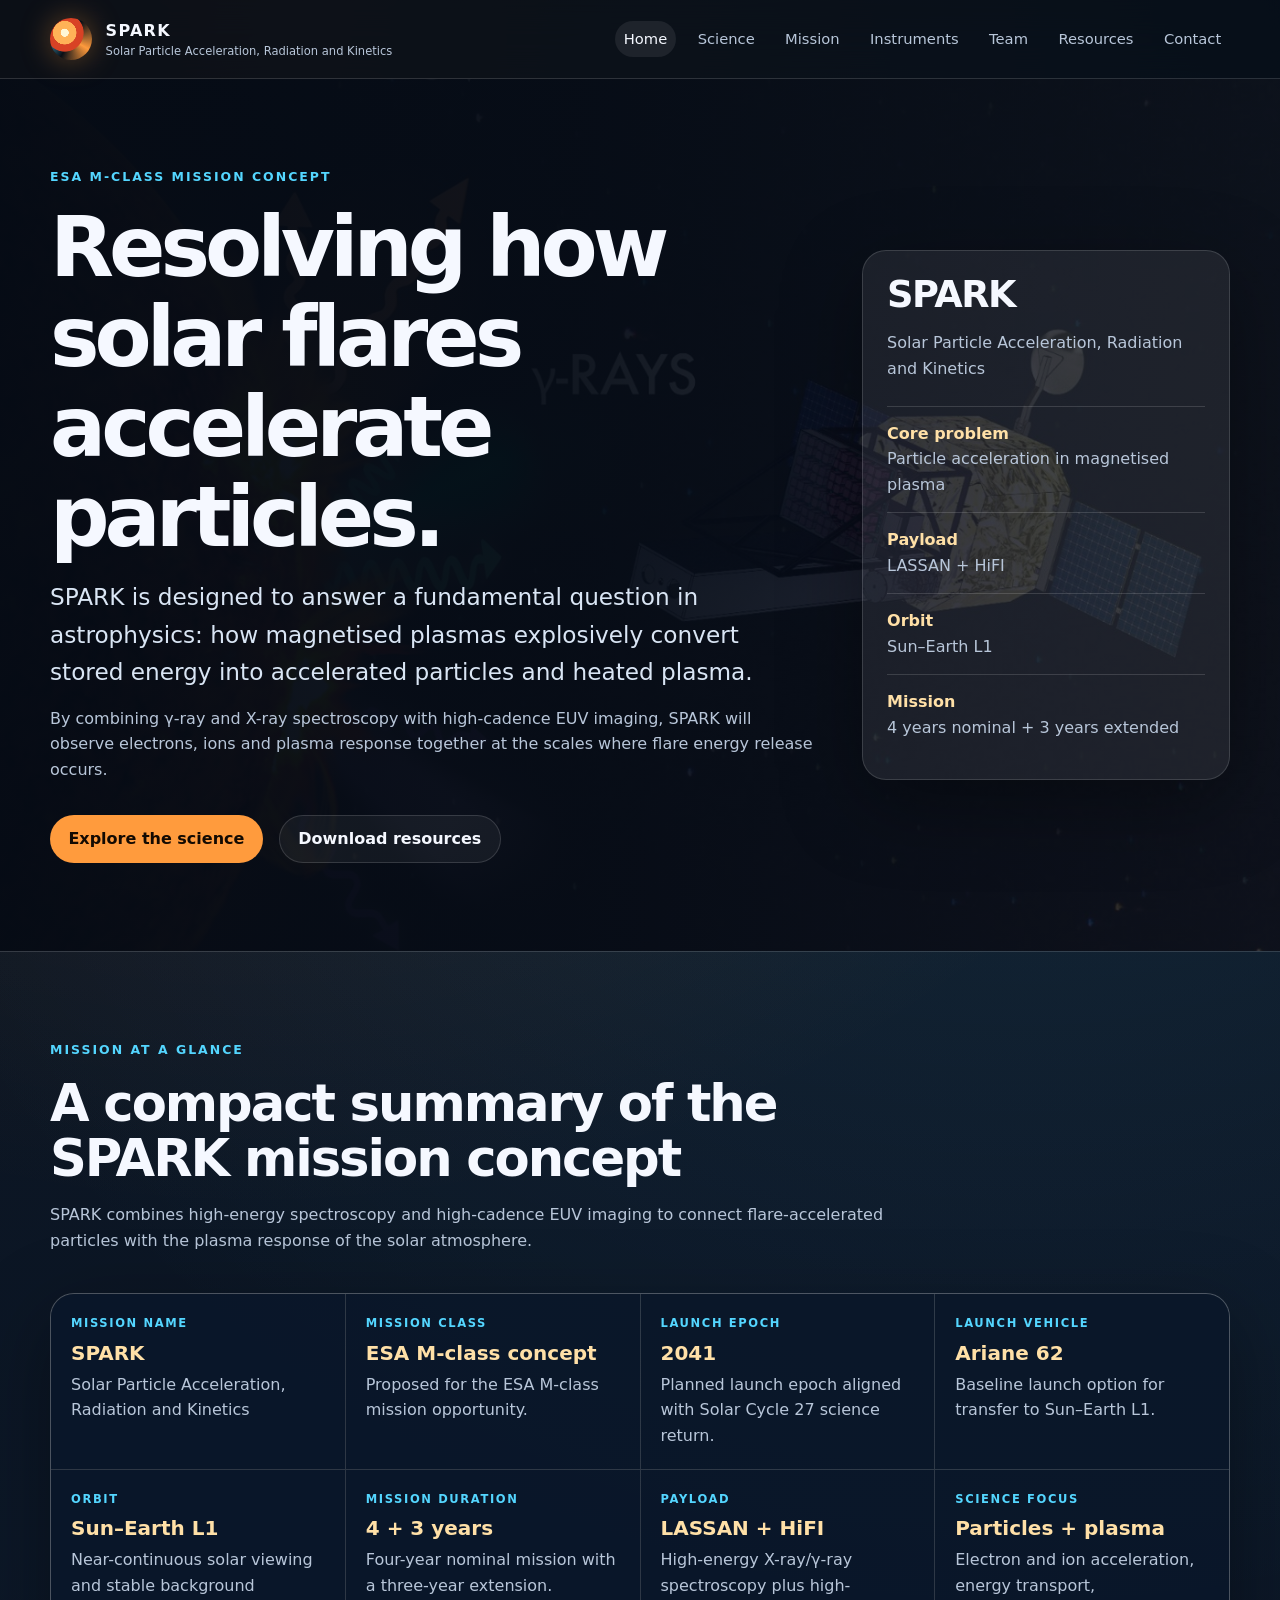
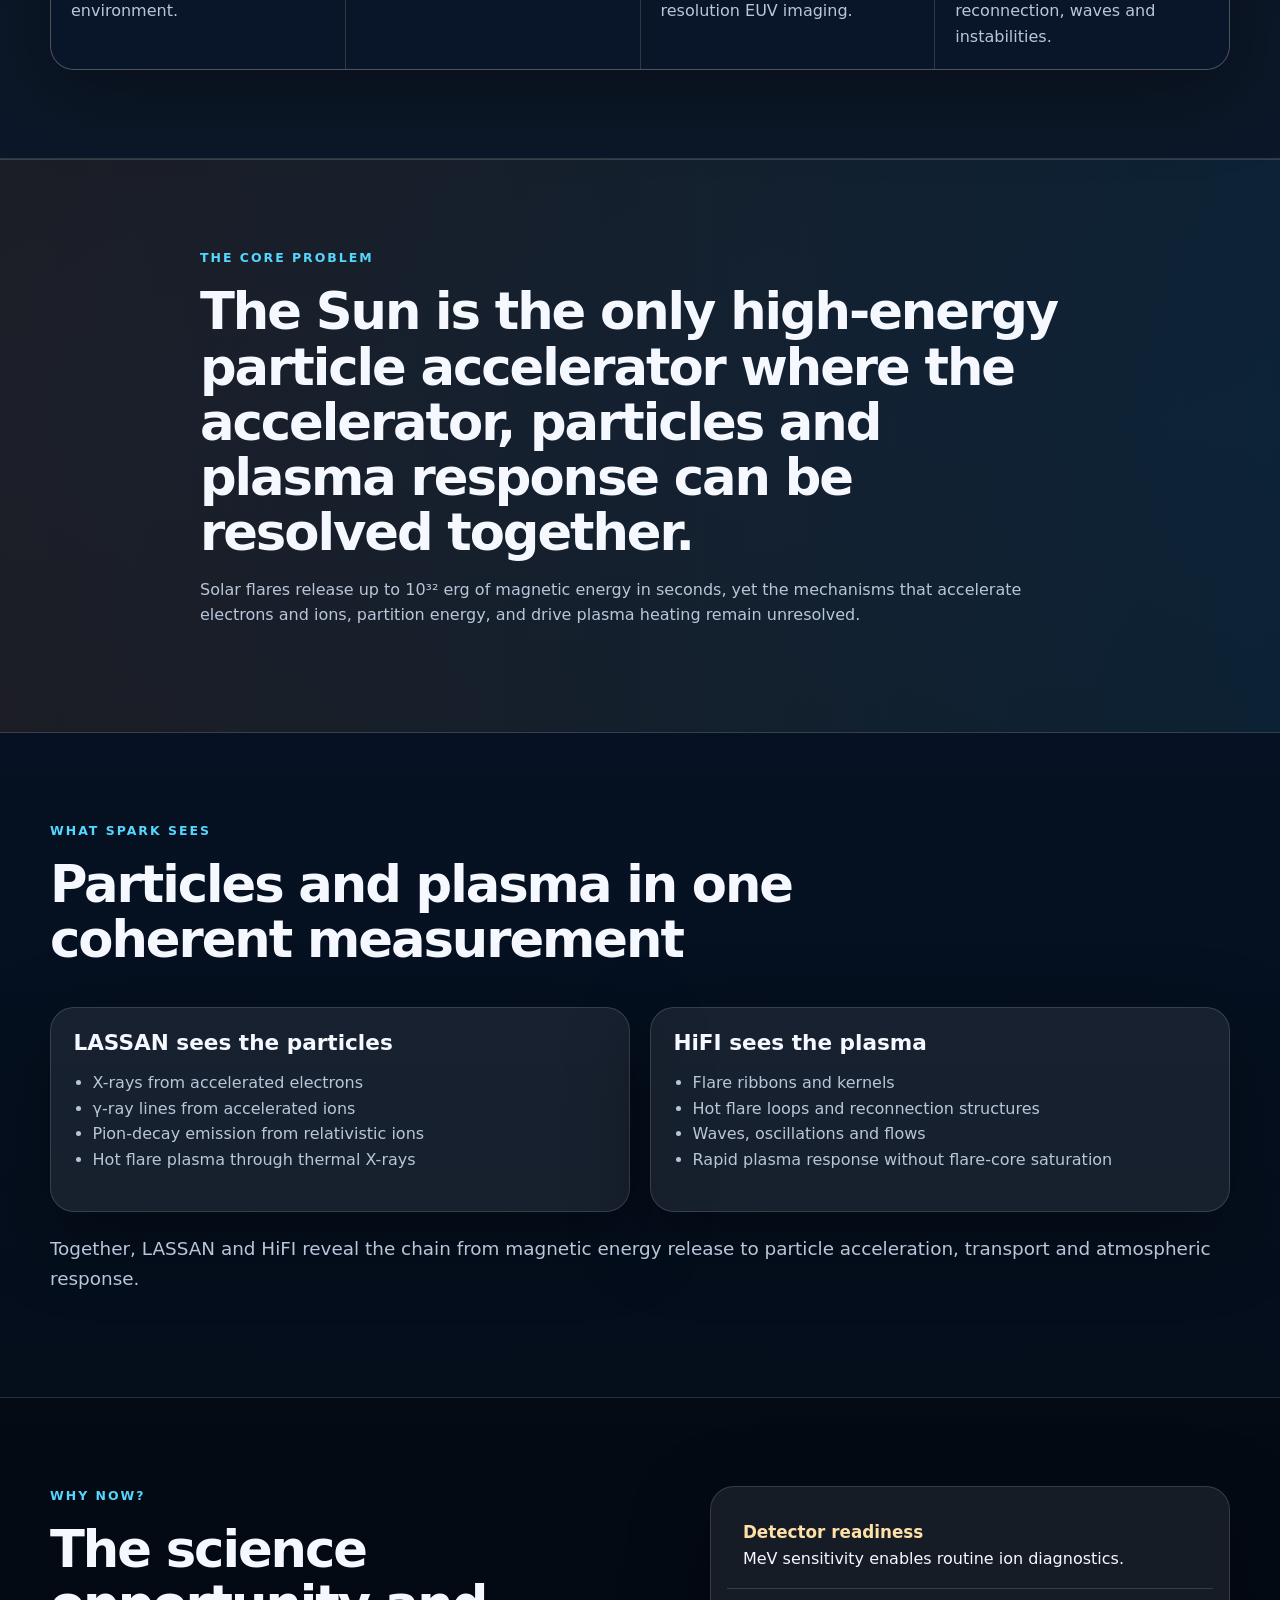
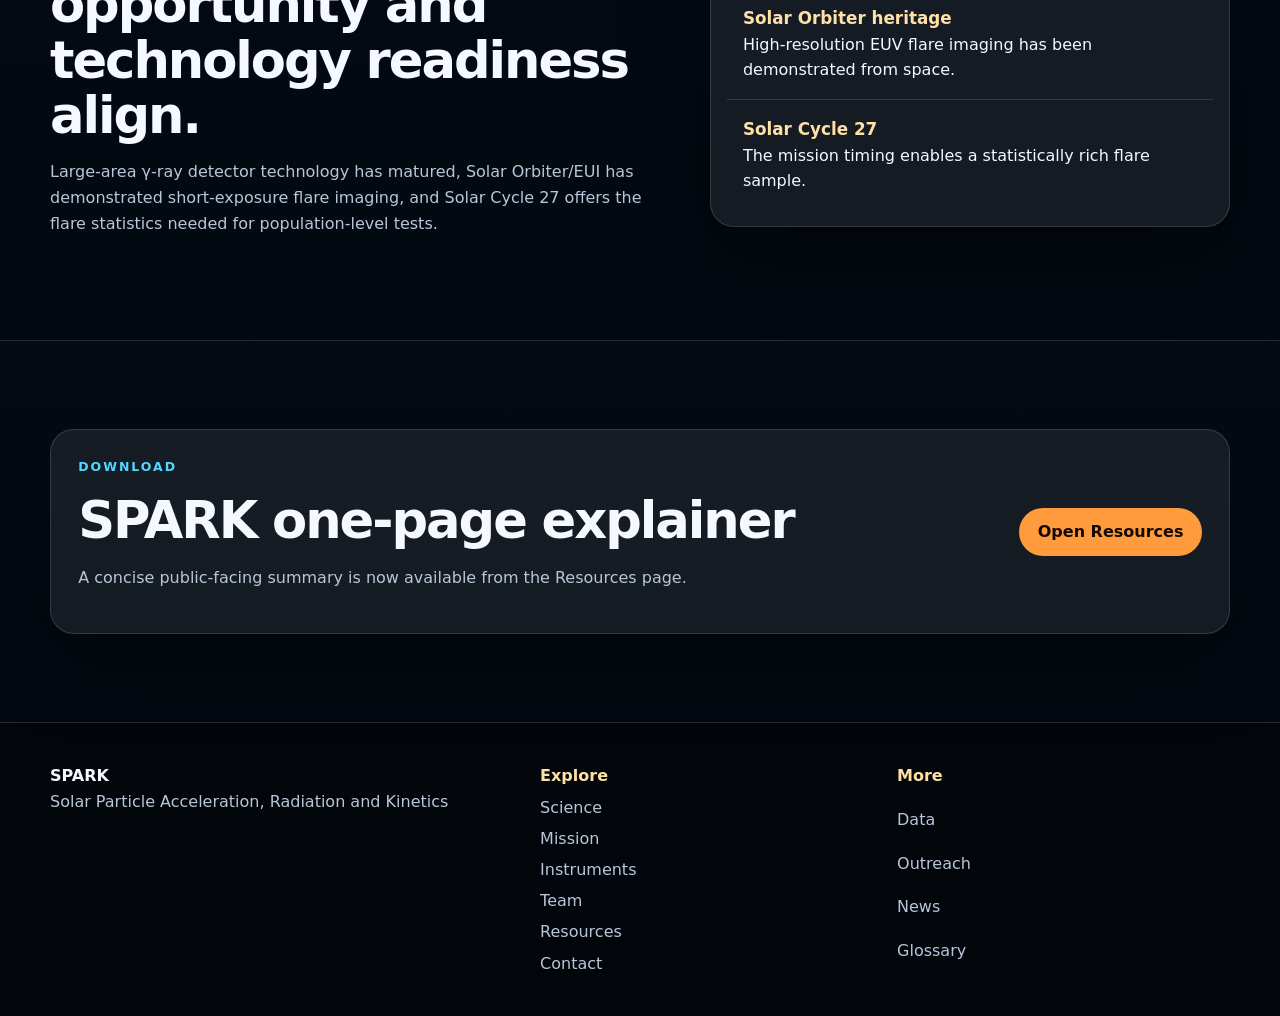
<file: index.html>
<!doctype html>
<html lang="en">
<head>
  <meta charset="utf-8">
  <meta name="viewport" content="width=device-width, initial-scale=1">
  <meta name="description" content="SPARK — Solar Particle Acceleration, Radiation and Kinetics: an ESA M-class mission concept studying solar flare particle acceleration.">
  <meta name="theme-color" content="#061326">
  <meta property="og:title" content="SPARK Mission">
  <meta property="og:description" content="Resolving how magnetised plasmas convert stored energy into accelerated particles and heated plasma.">
  <meta property="og:type" content="website">
  <meta property="og:image" content="assets/spark-og.svg">
  <title>SPARK Mission | Solar Particle Acceleration, Radiation and Kinetics</title>
  <link rel="icon" href="assets/favicon.svg" type="image/svg+xml">
  <link rel="stylesheet" href="styles.css">
  <link rel="stylesheet" href="v5-additions.css">
</head>
<body>
<a class="skip-link" href="#main">Skip to content</a>
<header class="site-header">
  <nav class="nav" aria-label="Primary navigation">
    <a class="brand" href="index.html" aria-label="SPARK home">
      <span class="brand-mark" aria-hidden="true"></span>
      <span><strong>SPARK</strong><small>Solar Particle Acceleration, Radiation and Kinetics</small></span>
    </a>
    <button class="nav-toggle" type="button" aria-label="Toggle navigation" aria-expanded="false"><span></span><span></span><span></span></button>
    <div class="nav-links"><a class="active" href="index.html">Home</a><a class="" href="science.html">Science</a><a class="" href="mission.html">Mission</a><a class="" href="instruments.html">Instruments</a><a class="" href="team.html">Team</a><a class="" href="resources.html">Resources</a><a class="" href="contact.html">Contact</a></div>
  </nav>
</header>
<main id="main">

<section class="hero hero-visual section">
  <div class="hero-image" aria-hidden="true"><img src="assets/figures/spark-cover.jpg" alt=""></div>
  <div class="hero-shade" aria-hidden="true"></div>
  <div class="container hero-grid">
    <div class="hero-content reveal">
      <p class="eyebrow">ESA M-class mission concept</p>
      <h1>Resolving how solar flares accelerate particles.</h1>
      <p class="lead">SPARK is designed to answer a fundamental question in astrophysics: how magnetised plasmas explosively convert stored energy into accelerated particles and heated plasma.</p>
      <p>By combining γ-ray and X-ray spectroscopy with high-cadence EUV imaging, SPARK will observe electrons, ions and plasma response together at the scales where flare energy release occurs.</p>
      <div class="button-row"><a class="button primary" href="science.html">Explore the science</a><a class="button secondary" href="resources.html">Download resources</a></div>
    </div>
    <aside class="mission-card reveal">
      <h2>SPARK</h2><p>Solar Particle Acceleration, Radiation and Kinetics</p>
      <dl><div><dt>Core problem</dt><dd>Particle acceleration in magnetised plasma</dd></div><div><dt>Payload</dt><dd>LASSAN + HiFI</dd></div><div><dt>Orbit</dt><dd>Sun–Earth L1</dd></div><div><dt>Mission</dt><dd>4 years nominal + 3 years extended</dd></div></dl>
    </aside>
  </div>
</section>

<section class="section mission-glance-section">
  <div class="container">
    <div class="section-heading reveal">
      <p class="section-kicker">Mission at a glance</p>
      <h2>A compact summary of the SPARK mission concept</h2>
      <p>SPARK combines high-energy spectroscopy and high-cadence EUV imaging to connect flare-accelerated particles with the plasma response of the solar atmosphere.</p>
    </div>
    <div class="glance-grid reveal" aria-label="SPARK mission at a glance">
      <div><span>Mission name</span><strong>SPARK</strong><p>Solar Particle Acceleration, Radiation and Kinetics</p></div>
      <div><span>Mission class</span><strong>ESA M-class concept</strong><p>Proposed for the ESA M-class mission opportunity.</p></div>
      <div><span>Launch epoch</span><strong>2041</strong><p>Planned launch epoch aligned with Solar Cycle 27 science return.</p></div>
      <div><span>Launch vehicle</span><strong>Ariane 62</strong><p>Baseline launch option for transfer to Sun–Earth L1.</p></div>
      <div><span>Orbit</span><strong>Sun–Earth L1</strong><p>Near-continuous solar viewing and stable background environment.</p></div>
      <div><span>Mission duration</span><strong>4 + 3 years</strong><p>Four-year nominal mission with a three-year extension.</p></div>
      <div><span>Payload</span><strong>LASSAN + HiFI</strong><p>High-energy X-ray/γ-ray spectroscopy plus high-resolution EUV imaging.</p></div>
      <div><span>Science focus</span><strong>Particles + plasma</strong><p>Electron and ion acceleration, energy transport, reconnection, waves and instabilities.</p></div>
    </div>
  </div>
</section>

<section class="section intro-band"><div class="container narrow reveal"><p class="section-kicker">The core problem</p><h2>The Sun is the only high-energy particle accelerator where the accelerator, particles and plasma response can be resolved together.</h2><p>Solar flares release up to 10³² erg of magnetic energy in seconds, yet the mechanisms that accelerate electrons and ions, partition energy, and drive plasma heating remain unresolved.</p></div></section>

<section class="section"><div class="container"><div class="section-heading reveal"><p class="section-kicker">What SPARK sees</p><h2>Particles and plasma in one coherent measurement</h2></div><div class="cards two see-cards"><article class="card reveal"><h3>LASSAN sees the particles</h3><ul><li>X-rays from accelerated electrons</li><li>γ-ray lines from accelerated ions</li><li>Pion-decay emission from relativistic ions</li><li>Hot flare plasma through thermal X-rays</li></ul></article><article class="card reveal"><h3>HiFI sees the plasma</h3><ul><li>Flare ribbons and kernels</li><li>Hot flare loops and reconnection structures</li><li>Waves, oscillations and flows</li><li>Rapid plasma response without flare-core saturation</li></ul></article></div><p class="section-summary reveal">Together, LASSAN and HiFI reveal the chain from magnetic energy release to particle acceleration, transport and atmospheric response.</p></div></section>

<section class="section dark-panel"><div class="container split"><div class="reveal"><p class="section-kicker">Why now?</p><h2>The science opportunity and technology readiness align.</h2><p>Large-area γ-ray detector technology has matured, Solar Orbiter/EUI has demonstrated short-exposure flare imaging, and Solar Cycle 27 offers the flare statistics needed for population-level tests.</p></div><div class="feature-list reveal"><div><strong>Detector readiness</strong><span>MeV sensitivity enables routine ion diagnostics.</span></div><div><strong>Solar Orbiter heritage</strong><span>High-resolution EUV flare imaging has been demonstrated from space.</span></div><div><strong>Solar Cycle 27</strong><span>The mission timing enables a statistically rich flare sample.</span></div></div></div></section>

<section class="section cta-section"><div class="container cta-card reveal"><div><p class="section-kicker">Download</p><h2>SPARK one-page explainer</h2><p>A concise public-facing summary is now available from the Resources page.</p></div><a class="button primary" href="resources.html">Open Resources</a></div></section>
</main>
<footer class="site-footer">
  <div class="container footer-grid">
    <div><strong>SPARK</strong><p>Solar Particle Acceleration, Radiation and Kinetics</p></div>
    <div class="footer-col"><span>Explore</span><a href="science.html">Science</a><a href="mission.html">Mission</a><a href="instruments.html">Instruments</a><a href="team.html">Team</a><a href="resources.html">Resources</a><a href="contact.html">Contact</a></div>
    <div class="footer-col"><span>More</span><a href="data.html">Data</a><a href="outreach.html">Outreach</a><a href="news.html">News</a><a href="glossary.html">Glossary</a></div>
  </div>
</footer>
<script src="script.js"></script>
</body>
</html>
</file>
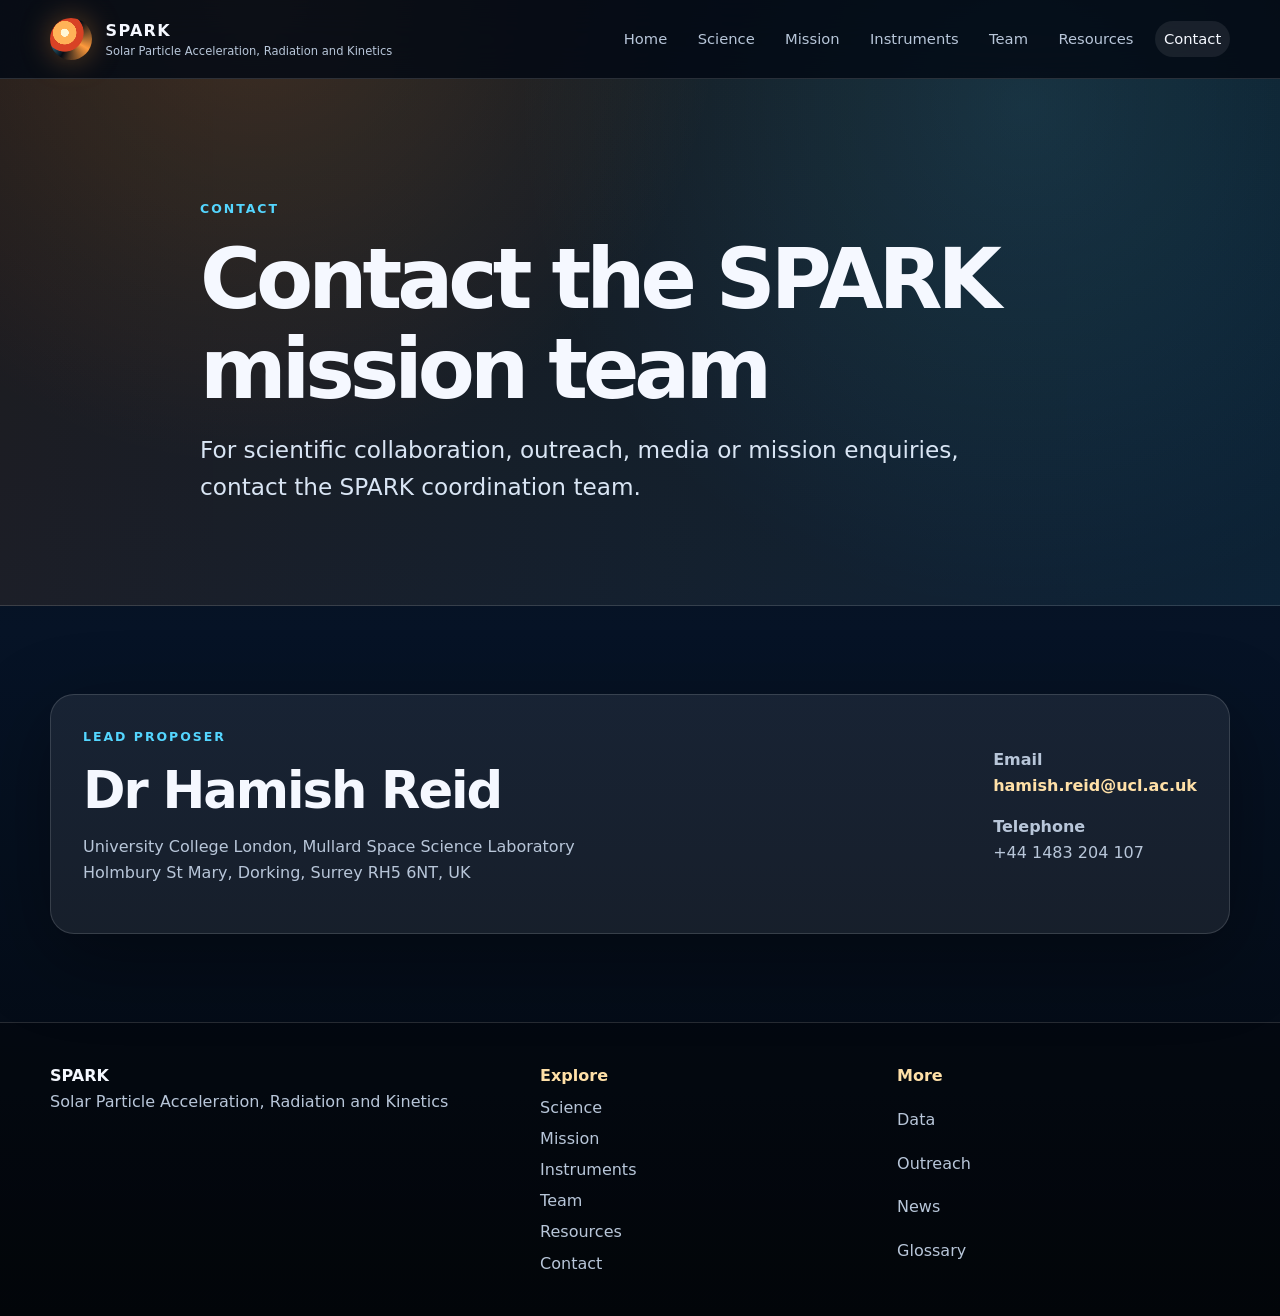
<file: contact.html>
<!doctype html>
<html lang="en">
<head>
  <meta charset="utf-8">
  <meta name="viewport" content="width=device-width, initial-scale=1">
  <meta name="description" content="SPARK — Solar Particle Acceleration, Radiation and Kinetics: an ESA M-class mission concept studying solar flare particle acceleration.">
  <meta name="theme-color" content="#061326">
  <meta property="og:title" content="SPARK Contact">
  <meta property="og:description" content="Resolving how magnetised plasmas convert stored energy into accelerated particles and heated plasma.">
  <meta property="og:type" content="website">
  <meta property="og:image" content="assets/spark-og.svg">
  <title>SPARK Contact | Solar Particle Acceleration, Radiation and Kinetics</title>
  <link rel="icon" href="assets/favicon.svg" type="image/svg+xml">
  <link rel="stylesheet" href="styles.css">
</head>
<body>
<a class="skip-link" href="#main">Skip to content</a>
<header class="site-header">
  <nav class="nav" aria-label="Primary navigation">
    <a class="brand" href="index.html" aria-label="SPARK home">
      <span class="brand-mark" aria-hidden="true"></span>
      <span><strong>SPARK</strong><small>Solar Particle Acceleration, Radiation and Kinetics</small></span>
    </a>
    <button class="nav-toggle" type="button" aria-label="Toggle navigation" aria-expanded="false"><span></span><span></span><span></span></button>
    <div class="nav-links"><a class="" href="index.html">Home</a><a class="" href="science.html">Science</a><a class="" href="mission.html">Mission</a><a class="" href="instruments.html">Instruments</a><a class="" href="team.html">Team</a><a class="" href="resources.html">Resources</a><a class="active" href="contact.html">Contact</a></div>
  </nav>
</header>
<main id="main">
<section class="page-hero section"><div class="container narrow reveal"><p class="eyebrow">Contact</p><h1>Contact the SPARK mission team</h1><p class="lead">For scientific collaboration, outreach, media or mission enquiries, contact the SPARK coordination team.</p></div></section><section class="section"><div class="container contact-card reveal"><div><p class="section-kicker">Lead proposer</p><h2>Dr Hamish Reid</h2><p>University College London, Mullard Space Science Laboratory<br>Holmbury St Mary, Dorking, Surrey RH5 6NT, UK</p></div><div class="contact-details"><p><strong>Email</strong><br><a href="mailto:hamish.reid@ucl.ac.uk">hamish.reid@ucl.ac.uk</a></p><p><strong>Telephone</strong><br>+44 1483 204 107</p></div></div></section></main>
<footer class="site-footer">
  <div class="container footer-grid">
    <div>
      <strong>SPARK</strong>
      <p>Solar Particle Acceleration, Radiation and Kinetics</p>
    </div>
    <div class="footer-col"><span>Explore</span><a href="science.html">Science</a><a href="mission.html">Mission</a><a href="instruments.html">Instruments</a><a href="team.html">Team</a><a href="resources.html">Resources</a><a href="contact.html">Contact</a></div>
    <div class="footer-col"><span>More</span><a href="data.html">Data</a><a href="outreach.html">Outreach</a><a href="news.html">News</a><a href="glossary.html">Glossary</a></div>
  </div>
</footer>
<script src="script.js"></script>
</body>
</html>
</file>
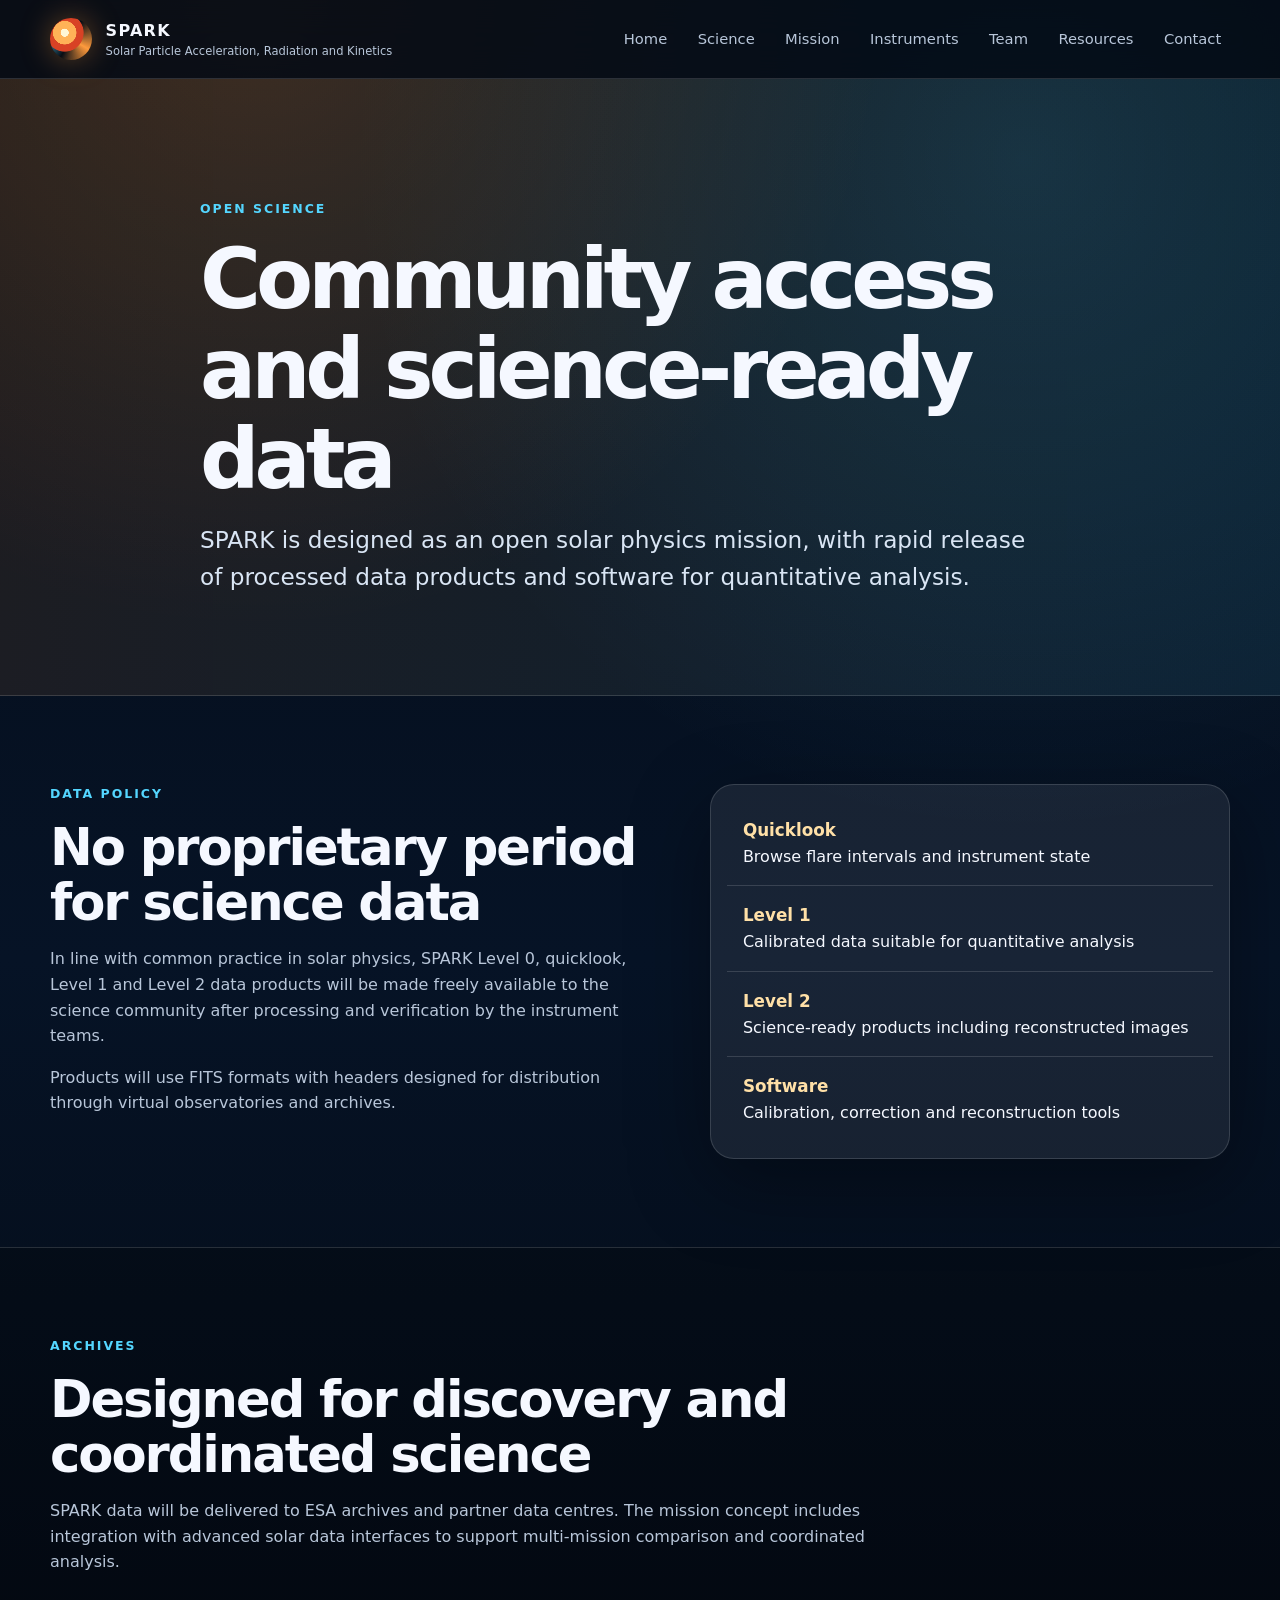
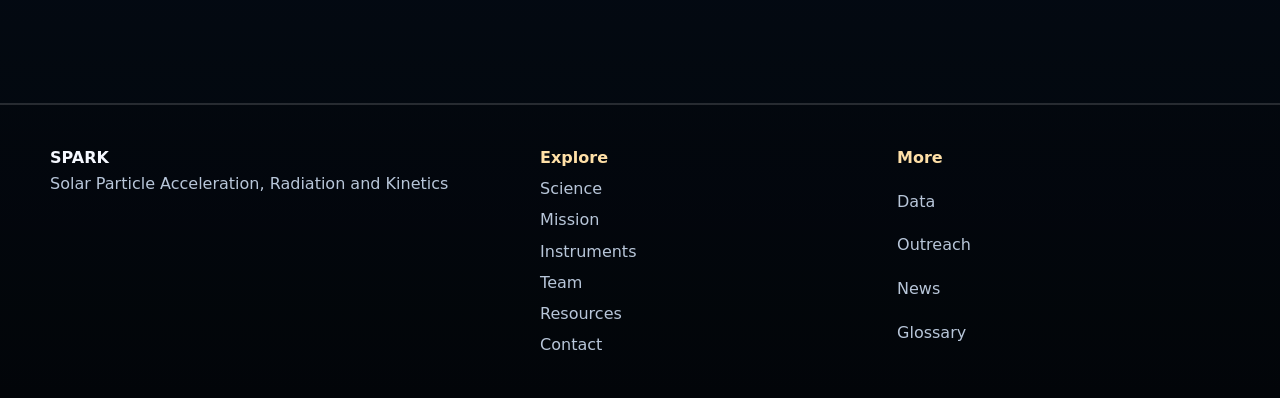
<file: data.html>
<!doctype html>
<html lang="en">
<head>
  <meta charset="utf-8">
  <meta name="viewport" content="width=device-width, initial-scale=1">
  <meta name="description" content="SPARK — Solar Particle Acceleration, Radiation and Kinetics: an ESA M-class mission concept studying solar flare particle acceleration.">
  <meta name="theme-color" content="#061326">
  <meta property="og:title" content="SPARK Data">
  <meta property="og:description" content="Resolving how magnetised plasmas convert stored energy into accelerated particles and heated plasma.">
  <meta property="og:type" content="website">
  <meta property="og:image" content="assets/spark-og.svg">
  <title>SPARK Data | Solar Particle Acceleration, Radiation and Kinetics</title>
  <link rel="icon" href="assets/favicon.svg" type="image/svg+xml">
  <link rel="stylesheet" href="styles.css">
</head>
<body>
<a class="skip-link" href="#main">Skip to content</a>
<header class="site-header">
  <nav class="nav" aria-label="Primary navigation">
    <a class="brand" href="index.html" aria-label="SPARK home">
      <span class="brand-mark" aria-hidden="true"></span>
      <span><strong>SPARK</strong><small>Solar Particle Acceleration, Radiation and Kinetics</small></span>
    </a>
    <button class="nav-toggle" type="button" aria-label="Toggle navigation" aria-expanded="false"><span></span><span></span><span></span></button>
    <div class="nav-links"><a class="" href="index.html">Home</a><a class="" href="science.html">Science</a><a class="" href="mission.html">Mission</a><a class="" href="instruments.html">Instruments</a><a class="" href="team.html">Team</a><a class="" href="resources.html">Resources</a><a class="" href="contact.html">Contact</a></div>
  </nav>
</header>
<main id="main">
<section class="page-hero section"><div class="container narrow reveal"><p class="eyebrow">Open science</p><h1>Community access and science-ready data</h1><p class="lead">SPARK is designed as an open solar physics mission, with rapid release of processed data products and software for quantitative analysis.</p></div></section><section class="section"><div class="container split"><div class="reveal"><p class="section-kicker">Data policy</p><h2>No proprietary period for science data</h2><p>In line with common practice in solar physics, SPARK Level 0, quicklook, Level 1 and Level 2 data products will be made freely available to the science community after processing and verification by the instrument teams.</p><p>Products will use FITS formats with headers designed for distribution through virtual observatories and archives.</p></div><div class="feature-list reveal"><div><strong>Quicklook</strong><span>Browse flare intervals and instrument state</span></div><div><strong>Level 1</strong><span>Calibrated data suitable for quantitative analysis</span></div><div><strong>Level 2</strong><span>Science-ready products including reconstructed images</span></div><div><strong>Software</strong><span>Calibration, correction and reconstruction tools</span></div></div></div></section><section class="section dark-panel"><div class="container"><div class="section-heading reveal"><p class="section-kicker">Archives</p><h2>Designed for discovery and coordinated science</h2><p>SPARK data will be delivered to ESA archives and partner data centres. The mission concept includes integration with advanced solar data interfaces to support multi-mission comparison and coordinated analysis.</p></div></div></section></main>
<footer class="site-footer">
  <div class="container footer-grid">
    <div>
      <strong>SPARK</strong>
      <p>Solar Particle Acceleration, Radiation and Kinetics</p>
    </div>
    <div class="footer-col"><span>Explore</span><a href="science.html">Science</a><a href="mission.html">Mission</a><a href="instruments.html">Instruments</a><a href="team.html">Team</a><a href="resources.html">Resources</a><a href="contact.html">Contact</a></div>
    <div class="footer-col"><span>More</span><a href="data.html">Data</a><a href="outreach.html">Outreach</a><a href="news.html">News</a><a href="glossary.html">Glossary</a></div>
  </div>
</footer>
<script src="script.js"></script>
</body>
</html>
</file>
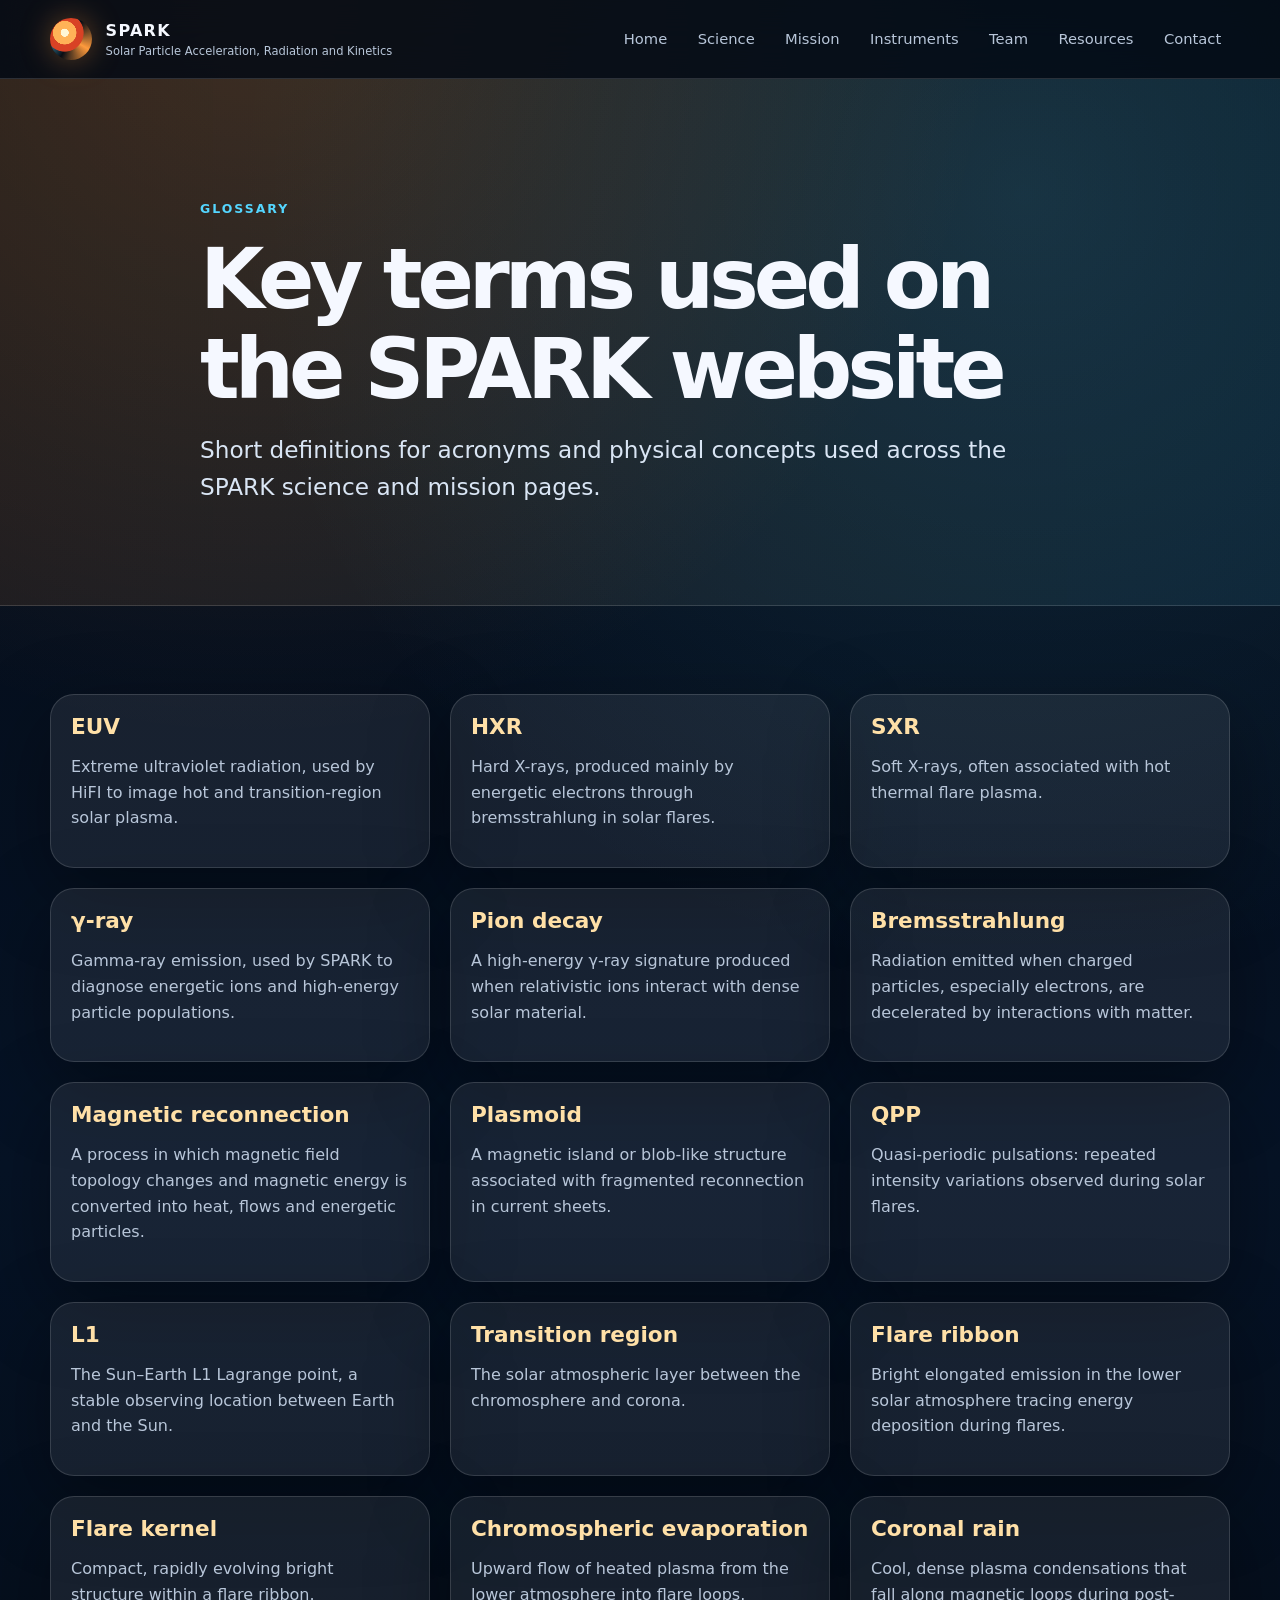
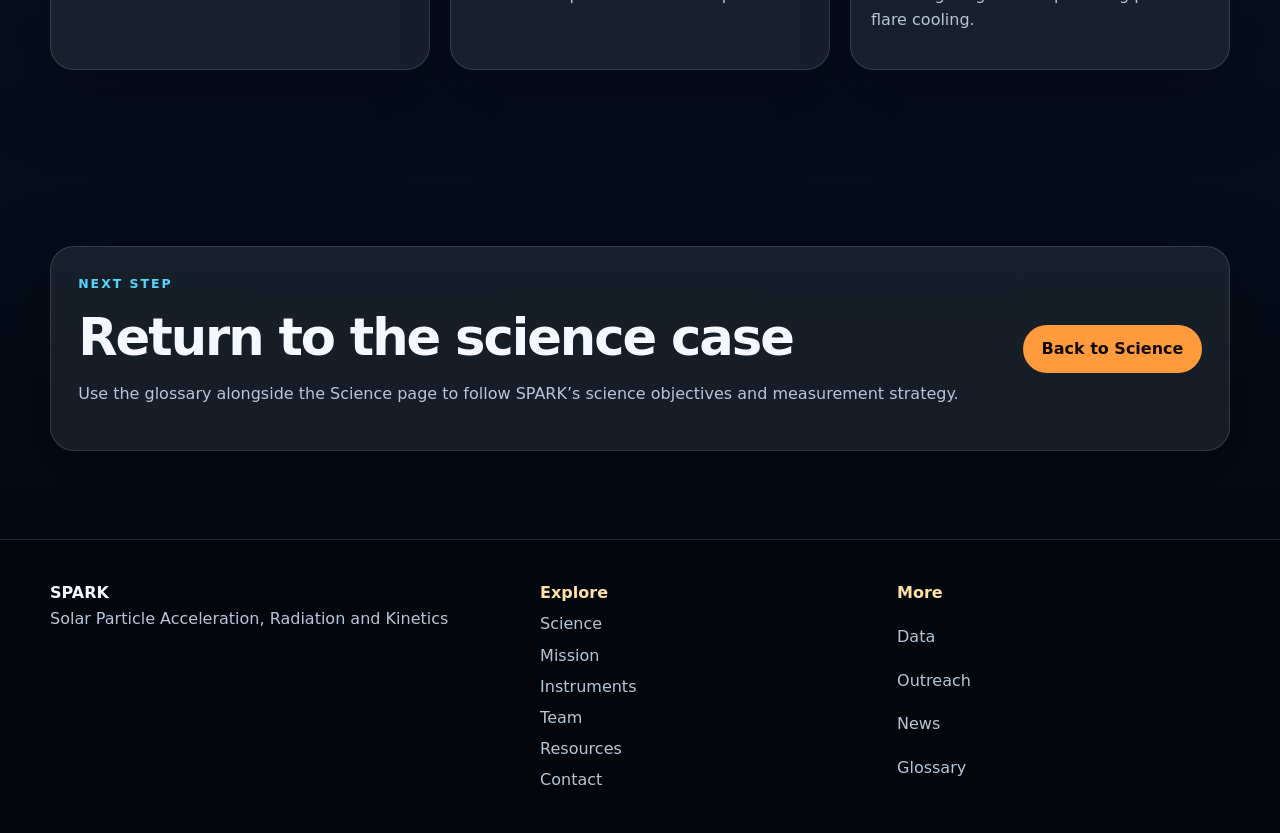
<file: glossary.html>
<!doctype html>
<html lang="en">
<head>
  <meta charset="utf-8">
  <meta name="viewport" content="width=device-width, initial-scale=1">
  <meta name="description" content="SPARK — Solar Particle Acceleration, Radiation and Kinetics: an ESA M-class mission concept studying solar flare particle acceleration.">
  <meta name="theme-color" content="#061326">
  <meta property="og:title" content="SPARK Glossary">
  <meta property="og:description" content="Resolving how magnetised plasmas convert stored energy into accelerated particles and heated plasma.">
  <meta property="og:type" content="website">
  <meta property="og:image" content="assets/spark-og.svg">
  <title>SPARK Glossary | Solar Particle Acceleration, Radiation and Kinetics</title>
  <link rel="icon" href="assets/favicon.svg" type="image/svg+xml">
  <link rel="stylesheet" href="styles.css">
</head>
<body>
<a class="skip-link" href="#main">Skip to content</a>
<header class="site-header">
  <nav class="nav" aria-label="Primary navigation">
    <a class="brand" href="index.html" aria-label="SPARK home">
      <span class="brand-mark" aria-hidden="true"></span>
      <span><strong>SPARK</strong><small>Solar Particle Acceleration, Radiation and Kinetics</small></span>
    </a>
    <button class="nav-toggle" type="button" aria-label="Toggle navigation" aria-expanded="false"><span></span><span></span><span></span></button>
    <div class="nav-links"><a class="" href="index.html">Home</a><a class="" href="science.html">Science</a><a class="" href="mission.html">Mission</a><a class="" href="instruments.html">Instruments</a><a class="" href="team.html">Team</a><a class="" href="resources.html">Resources</a><a class="" href="contact.html">Contact</a></div>
  </nav>
</header>
<main id="main">
<section class="page-hero section"><div class="container narrow reveal"><p class="eyebrow">Glossary</p><h1>Key terms used on the SPARK website</h1><p class="lead">Short definitions for acronyms and physical concepts used across the SPARK science and mission pages.</p></div></section><section class="section"><div class="container glossary-grid"><article class="glossary-item reveal"><h3>EUV</h3><p>Extreme ultraviolet radiation, used by HiFI to image hot and transition-region solar plasma.</p></article><article class="glossary-item reveal"><h3>HXR</h3><p>Hard X-rays, produced mainly by energetic electrons through bremsstrahlung in solar flares.</p></article><article class="glossary-item reveal"><h3>SXR</h3><p>Soft X-rays, often associated with hot thermal flare plasma.</p></article><article class="glossary-item reveal"><h3>γ-ray</h3><p>Gamma-ray emission, used by SPARK to diagnose energetic ions and high-energy particle populations.</p></article><article class="glossary-item reveal"><h3>Pion decay</h3><p>A high-energy γ-ray signature produced when relativistic ions interact with dense solar material.</p></article><article class="glossary-item reveal"><h3>Bremsstrahlung</h3><p>Radiation emitted when charged particles, especially electrons, are decelerated by interactions with matter.</p></article><article class="glossary-item reveal"><h3>Magnetic reconnection</h3><p>A process in which magnetic field topology changes and magnetic energy is converted into heat, flows and energetic particles.</p></article><article class="glossary-item reveal"><h3>Plasmoid</h3><p>A magnetic island or blob-like structure associated with fragmented reconnection in current sheets.</p></article><article class="glossary-item reveal"><h3>QPP</h3><p>Quasi-periodic pulsations: repeated intensity variations observed during solar flares.</p></article><article class="glossary-item reveal"><h3>L1</h3><p>The Sun–Earth L1 Lagrange point, a stable observing location between Earth and the Sun.</p></article><article class="glossary-item reveal"><h3>Transition region</h3><p>The solar atmospheric layer between the chromosphere and corona.</p></article><article class="glossary-item reveal"><h3>Flare ribbon</h3><p>Bright elongated emission in the lower solar atmosphere tracing energy deposition during flares.</p></article><article class="glossary-item reveal"><h3>Flare kernel</h3><p>Compact, rapidly evolving bright structure within a flare ribbon.</p></article><article class="glossary-item reveal"><h3>Chromospheric evaporation</h3><p>Upward flow of heated plasma from the lower atmosphere into flare loops.</p></article><article class="glossary-item reveal"><h3>Coronal rain</h3><p>Cool, dense plasma condensations that fall along magnetic loops during post-flare cooling.</p></article></div></section><section class="section cta-section"><div class="container cta-card reveal"><div><p class="section-kicker">Next step</p><h2>Return to the science case</h2><p>Use the glossary alongside the Science page to follow SPARK’s science objectives and measurement strategy.</p></div><a class="button primary" href="science.html">Back to Science</a></div></section></main>
<footer class="site-footer">
  <div class="container footer-grid">
    <div>
      <strong>SPARK</strong>
      <p>Solar Particle Acceleration, Radiation and Kinetics</p>
    </div>
    <div class="footer-col"><span>Explore</span><a href="science.html">Science</a><a href="mission.html">Mission</a><a href="instruments.html">Instruments</a><a href="team.html">Team</a><a href="resources.html">Resources</a><a href="contact.html">Contact</a></div>
    <div class="footer-col"><span>More</span><a href="data.html">Data</a><a href="outreach.html">Outreach</a><a href="news.html">News</a><a href="glossary.html">Glossary</a></div>
  </div>
</footer>
<script src="script.js"></script>
</body>
</html>
</file>
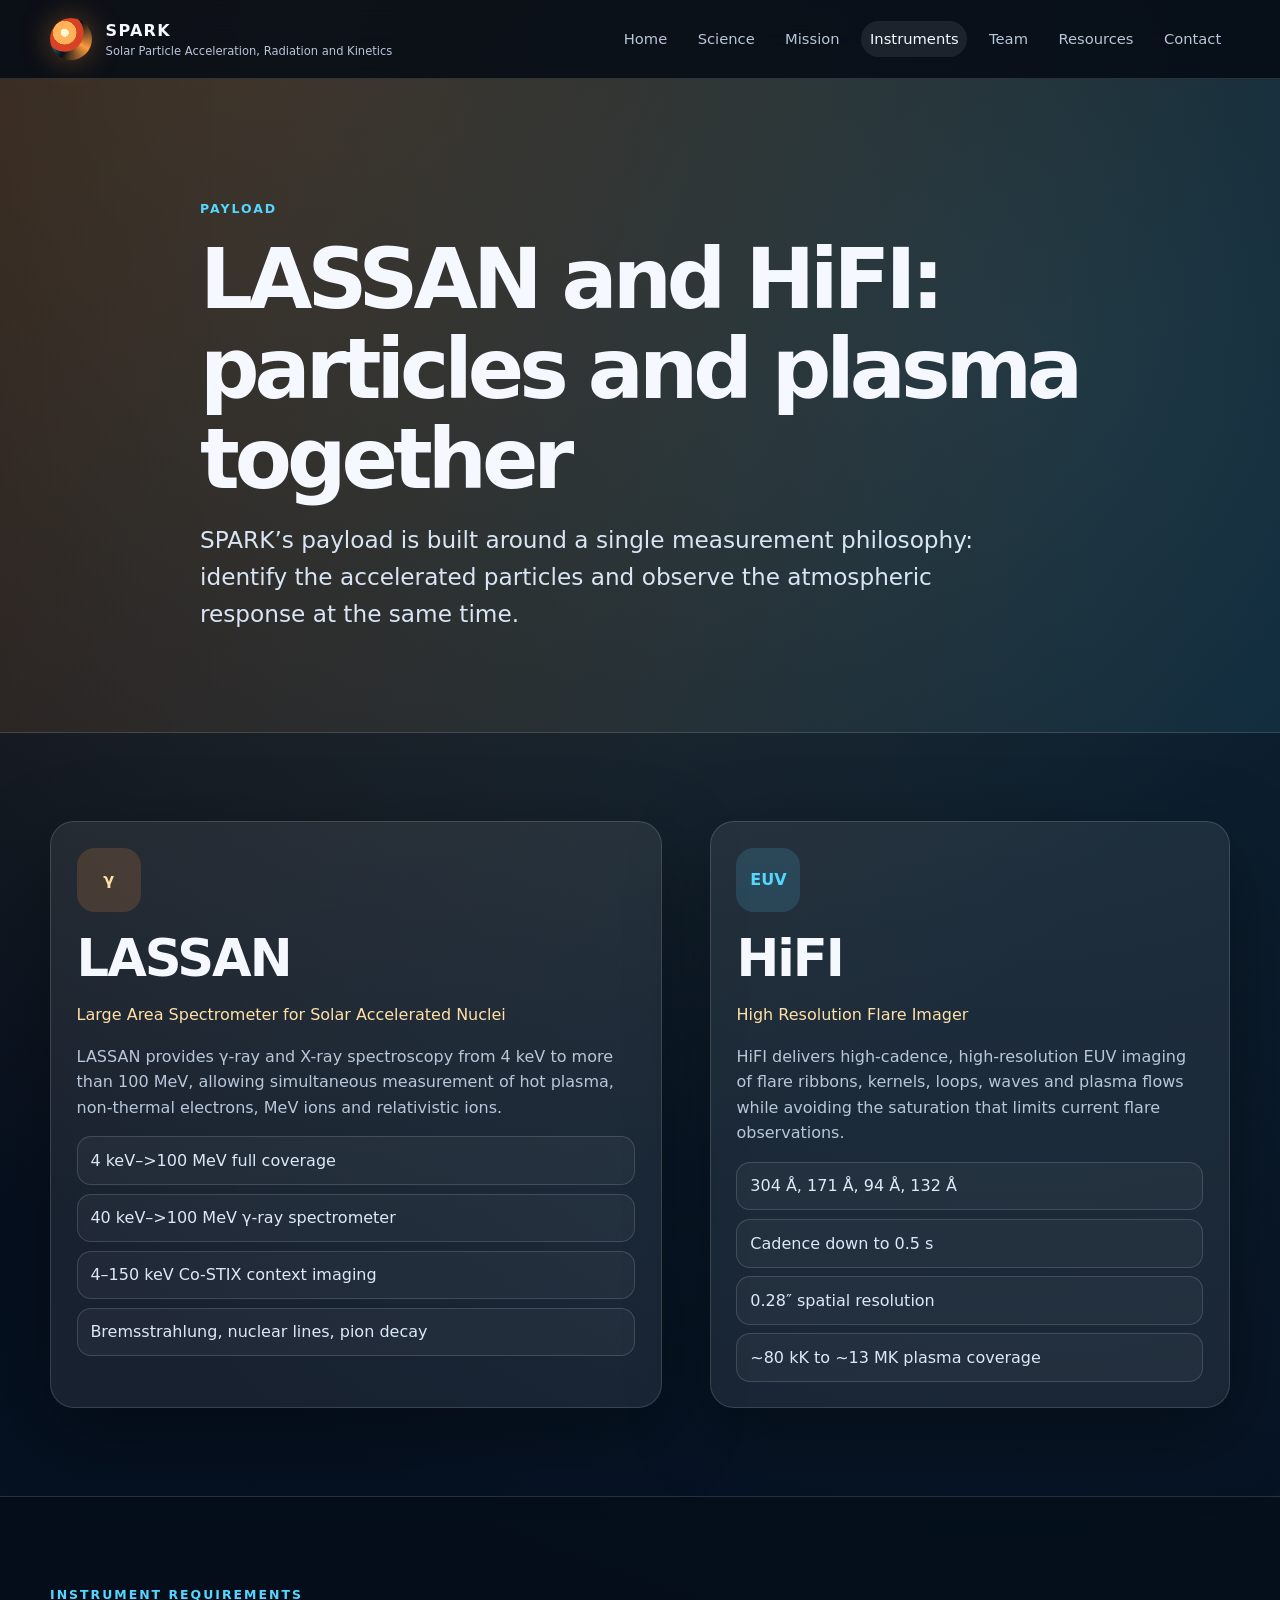
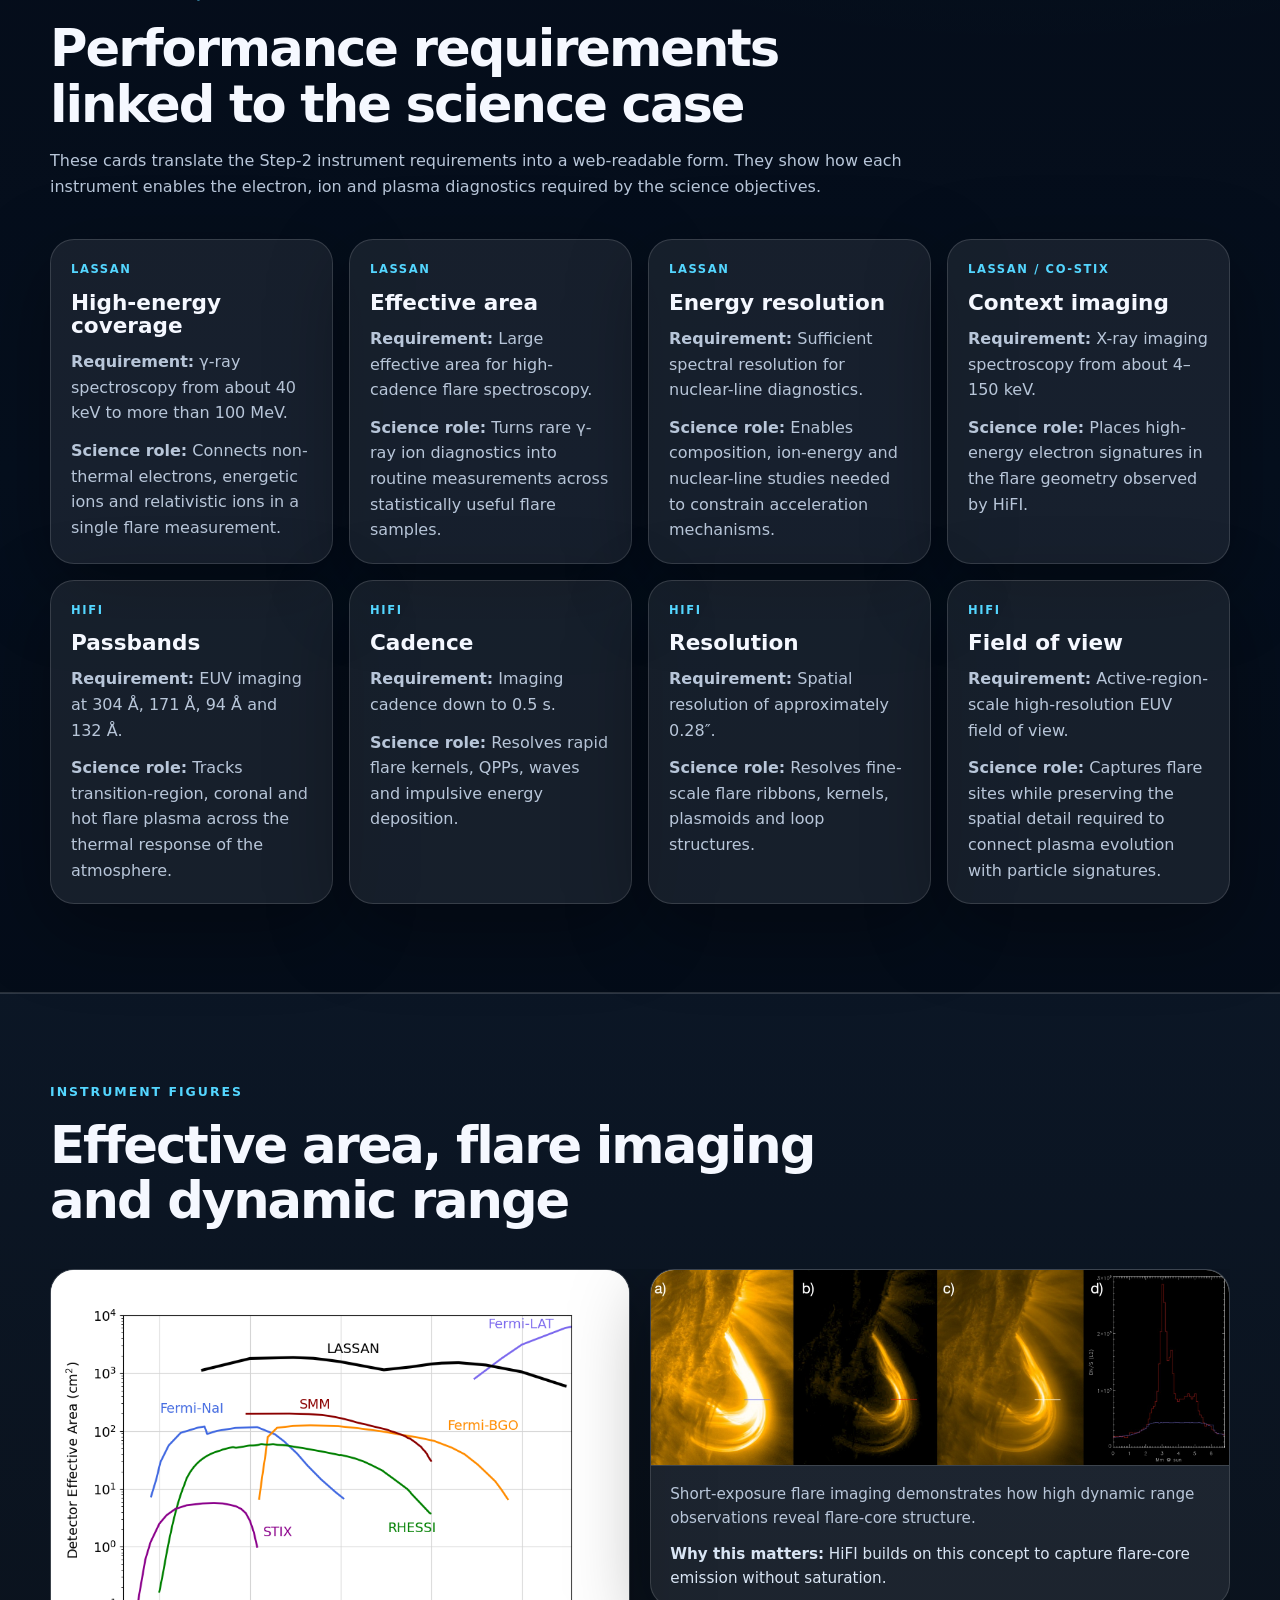
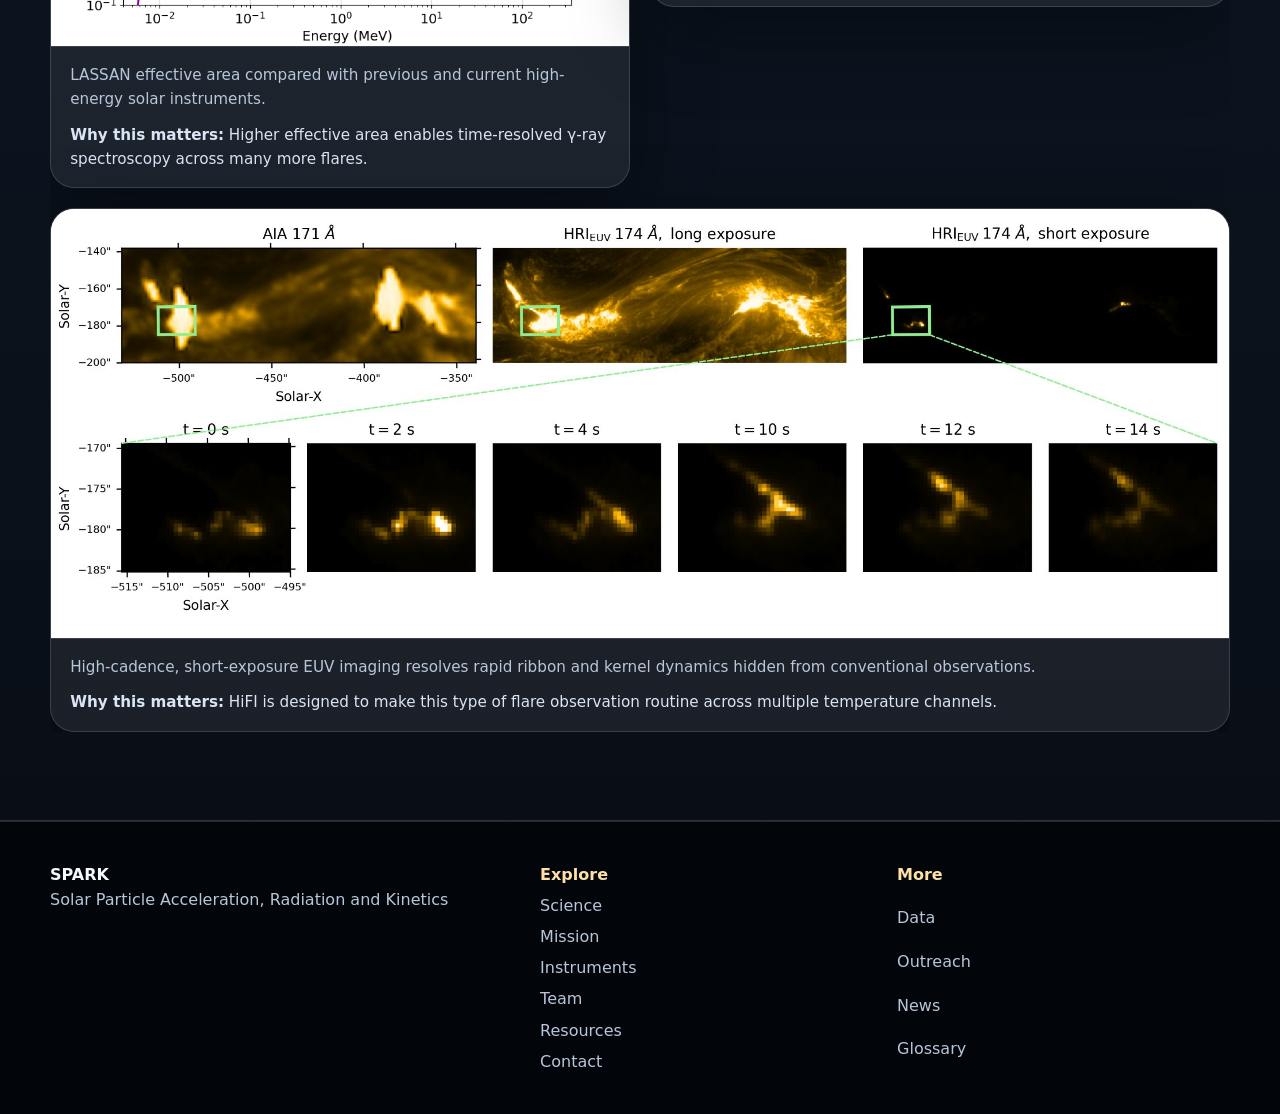
<file: instruments.html>
<!doctype html>
<html lang="en">
<head>
  <meta charset="utf-8">
  <meta name="viewport" content="width=device-width, initial-scale=1">
  <meta name="description" content="SPARK — Solar Particle Acceleration, Radiation and Kinetics: an ESA M-class mission concept studying solar flare particle acceleration.">
  <meta name="theme-color" content="#061326">
  <meta property="og:title" content="SPARK Instruments">
  <meta property="og:description" content="Resolving how magnetised plasmas convert stored energy into accelerated particles and heated plasma.">
  <meta property="og:type" content="website">
  <meta property="og:image" content="assets/spark-og.svg">
  <title>SPARK Instruments | Solar Particle Acceleration, Radiation and Kinetics</title>
  <link rel="icon" href="assets/favicon.svg" type="image/svg+xml">
  <link rel="stylesheet" href="styles.css">
  <link rel="stylesheet" href="v5-additions.css">
</head>
<body>
<a class="skip-link" href="#main">Skip to content</a>
<header class="site-header">
  <nav class="nav" aria-label="Primary navigation">
    <a class="brand" href="index.html" aria-label="SPARK home">
      <span class="brand-mark" aria-hidden="true"></span>
      <span><strong>SPARK</strong><small>Solar Particle Acceleration, Radiation and Kinetics</small></span>
    </a>
    <button class="nav-toggle" type="button" aria-label="Toggle navigation" aria-expanded="false"><span></span><span></span><span></span></button>
    <div class="nav-links"><a class="" href="index.html">Home</a><a class="" href="science.html">Science</a><a class="" href="mission.html">Mission</a><a class="active" href="instruments.html">Instruments</a><a class="" href="team.html">Team</a><a class="" href="resources.html">Resources</a><a class="" href="contact.html">Contact</a></div>
  </nav>
</header>
<main id="main">

<section class="page-hero section"><div class="container narrow reveal"><p class="eyebrow">Payload</p><h1>LASSAN and HiFI: particles and plasma together</h1><p class="lead">SPARK’s payload is built around a single measurement philosophy: identify the accelerated particles and observe the atmospheric response at the same time.</p></div></section>

<section class="section"><div class="container split"><div class="instrument big reveal"><div class="instrument-icon gamma">γ</div><h2>LASSAN</h2><p class="instrument-subtitle">Large Area Spectrometer for Solar Accelerated Nuclei</p><p>LASSAN provides γ-ray and X-ray spectroscopy from 4 keV to more than 100 MeV, allowing simultaneous measurement of hot plasma, non-thermal electrons, MeV ions and relativistic ions.</p><div class="quick-facts"><span>4 keV–&gt;100 MeV full coverage</span><span>40 keV–&gt;100 MeV γ-ray spectrometer</span><span>4–150 keV Co-STIX context imaging</span><span>Bremsstrahlung, nuclear lines, pion decay</span></div></div><div class="instrument big reveal"><div class="instrument-icon euv">EUV</div><h2>HiFI</h2><p class="instrument-subtitle">High Resolution Flare Imager</p><p>HiFI delivers high-cadence, high-resolution EUV imaging of flare ribbons, kernels, loops, waves and plasma flows while avoiding the saturation that limits current flare observations.</p><div class="quick-facts"><span>304 Å, 171 Å, 94 Å, 132 Å</span><span>Cadence down to 0.5 s</span><span>0.28″ spatial resolution</span><span>~80 kK to ~13 MK plasma coverage</span></div></div></div></section>

<section class="section dark-panel">
  <div class="container">
    <div class="section-heading reveal"><p class="section-kicker">Instrument requirements</p><h2>Performance requirements linked to the science case</h2><p>These cards translate the Step‑2 instrument requirements into a web-readable form. They show how each instrument enables the electron, ion and plasma diagnostics required by the science objectives.</p></div>
    <div class="requirement-grid reveal">
      <article><p class="requirement-label">LASSAN</p><h3>High-energy coverage</h3><p><strong>Requirement:</strong> γ-ray spectroscopy from about 40 keV to more than 100 MeV.</p><p><strong>Science role:</strong> Connects non-thermal electrons, energetic ions and relativistic ions in a single flare measurement.</p></article>
      <article><p class="requirement-label">LASSAN</p><h3>Effective area</h3><p><strong>Requirement:</strong> Large effective area for high-cadence flare spectroscopy.</p><p><strong>Science role:</strong> Turns rare γ-ray ion diagnostics into routine measurements across statistically useful flare samples.</p></article>
      <article><p class="requirement-label">LASSAN</p><h3>Energy resolution</h3><p><strong>Requirement:</strong> Sufficient spectral resolution for nuclear-line diagnostics.</p><p><strong>Science role:</strong> Enables composition, ion-energy and nuclear-line studies needed to constrain acceleration mechanisms.</p></article>
      <article><p class="requirement-label">LASSAN / Co-STIX</p><h3>Context imaging</h3><p><strong>Requirement:</strong> X-ray imaging spectroscopy from about 4–150 keV.</p><p><strong>Science role:</strong> Places high-energy electron signatures in the flare geometry observed by HiFI.</p></article>
      <article><p class="requirement-label">HiFI</p><h3>Passbands</h3><p><strong>Requirement:</strong> EUV imaging at 304 Å, 171 Å, 94 Å and 132 Å.</p><p><strong>Science role:</strong> Tracks transition-region, coronal and hot flare plasma across the thermal response of the atmosphere.</p></article>
      <article><p class="requirement-label">HiFI</p><h3>Cadence</h3><p><strong>Requirement:</strong> Imaging cadence down to 0.5 s.</p><p><strong>Science role:</strong> Resolves rapid flare kernels, QPPs, waves and impulsive energy deposition.</p></article>
      <article><p class="requirement-label">HiFI</p><h3>Resolution</h3><p><strong>Requirement:</strong> Spatial resolution of approximately 0.28″.</p><p><strong>Science role:</strong> Resolves fine-scale flare ribbons, kernels, plasmoids and loop structures.</p></article>
      <article><p class="requirement-label">HiFI</p><h3>Field of view</h3><p><strong>Requirement:</strong> Active-region-scale high-resolution EUV field of view.</p><p><strong>Science role:</strong> Captures flare sites while preserving the spatial detail required to connect plasma evolution with particle signatures.</p></article>
    </div>
  </div>
</section>

<section class="section figure-showcase"><div class="container"><div class="section-heading reveal"><p class="section-kicker">Instrument figures</p><h2>Effective area, flare imaging and dynamic range</h2></div><div class="figure-grid two"><figure class="site-figure reveal"><img src="assets/figures/lassan-effective-area.png" alt="Graph of detector effective area versus energy comparing LASSAN with previous and current high-energy solar instruments." loading="lazy"><figcaption>LASSAN effective area compared with previous and current high-energy solar instruments.<p class="figure-why"><strong>Why this matters:</strong> Higher effective area enables time-resolved γ-ray spectroscopy across many more flares.</p></figcaption></figure><figure class="site-figure reveal"><img src="assets/figures/eui-short-normal-exposure.jpg" alt="Solar flare loop images comparing saturated long exposure, short exposure and combined high dynamic range composition." loading="lazy"><figcaption>Short-exposure flare imaging demonstrates how high dynamic range observations reveal flare-core structure.<p class="figure-why"><strong>Why this matters:</strong> HiFI builds on this concept to capture flare-core emission without saturation.</p></figcaption></figure><figure class="site-figure wide reveal"><img src="assets/figures/flare-ribbon-substructure.jpg" alt="Solar flare ribbon substructure figure comparing AIA and HRI EUV observations." loading="lazy"><figcaption>High-cadence, short-exposure EUV imaging resolves rapid ribbon and kernel dynamics hidden from conventional observations.<p class="figure-why"><strong>Why this matters:</strong> HiFI is designed to make this type of flare observation routine across multiple temperature channels.</p></figcaption></figure></div></div></section>
</main>
<footer class="site-footer">
  <div class="container footer-grid">
    <div><strong>SPARK</strong><p>Solar Particle Acceleration, Radiation and Kinetics</p></div>
    <div class="footer-col"><span>Explore</span><a href="science.html">Science</a><a href="mission.html">Mission</a><a href="instruments.html">Instruments</a><a href="team.html">Team</a><a href="resources.html">Resources</a><a href="contact.html">Contact</a></div>
    <div class="footer-col"><span>More</span><a href="data.html">Data</a><a href="outreach.html">Outreach</a><a href="news.html">News</a><a href="glossary.html">Glossary</a></div>
  </div>
</footer>
<script src="script.js"></script>
</body>
</html>
</file>
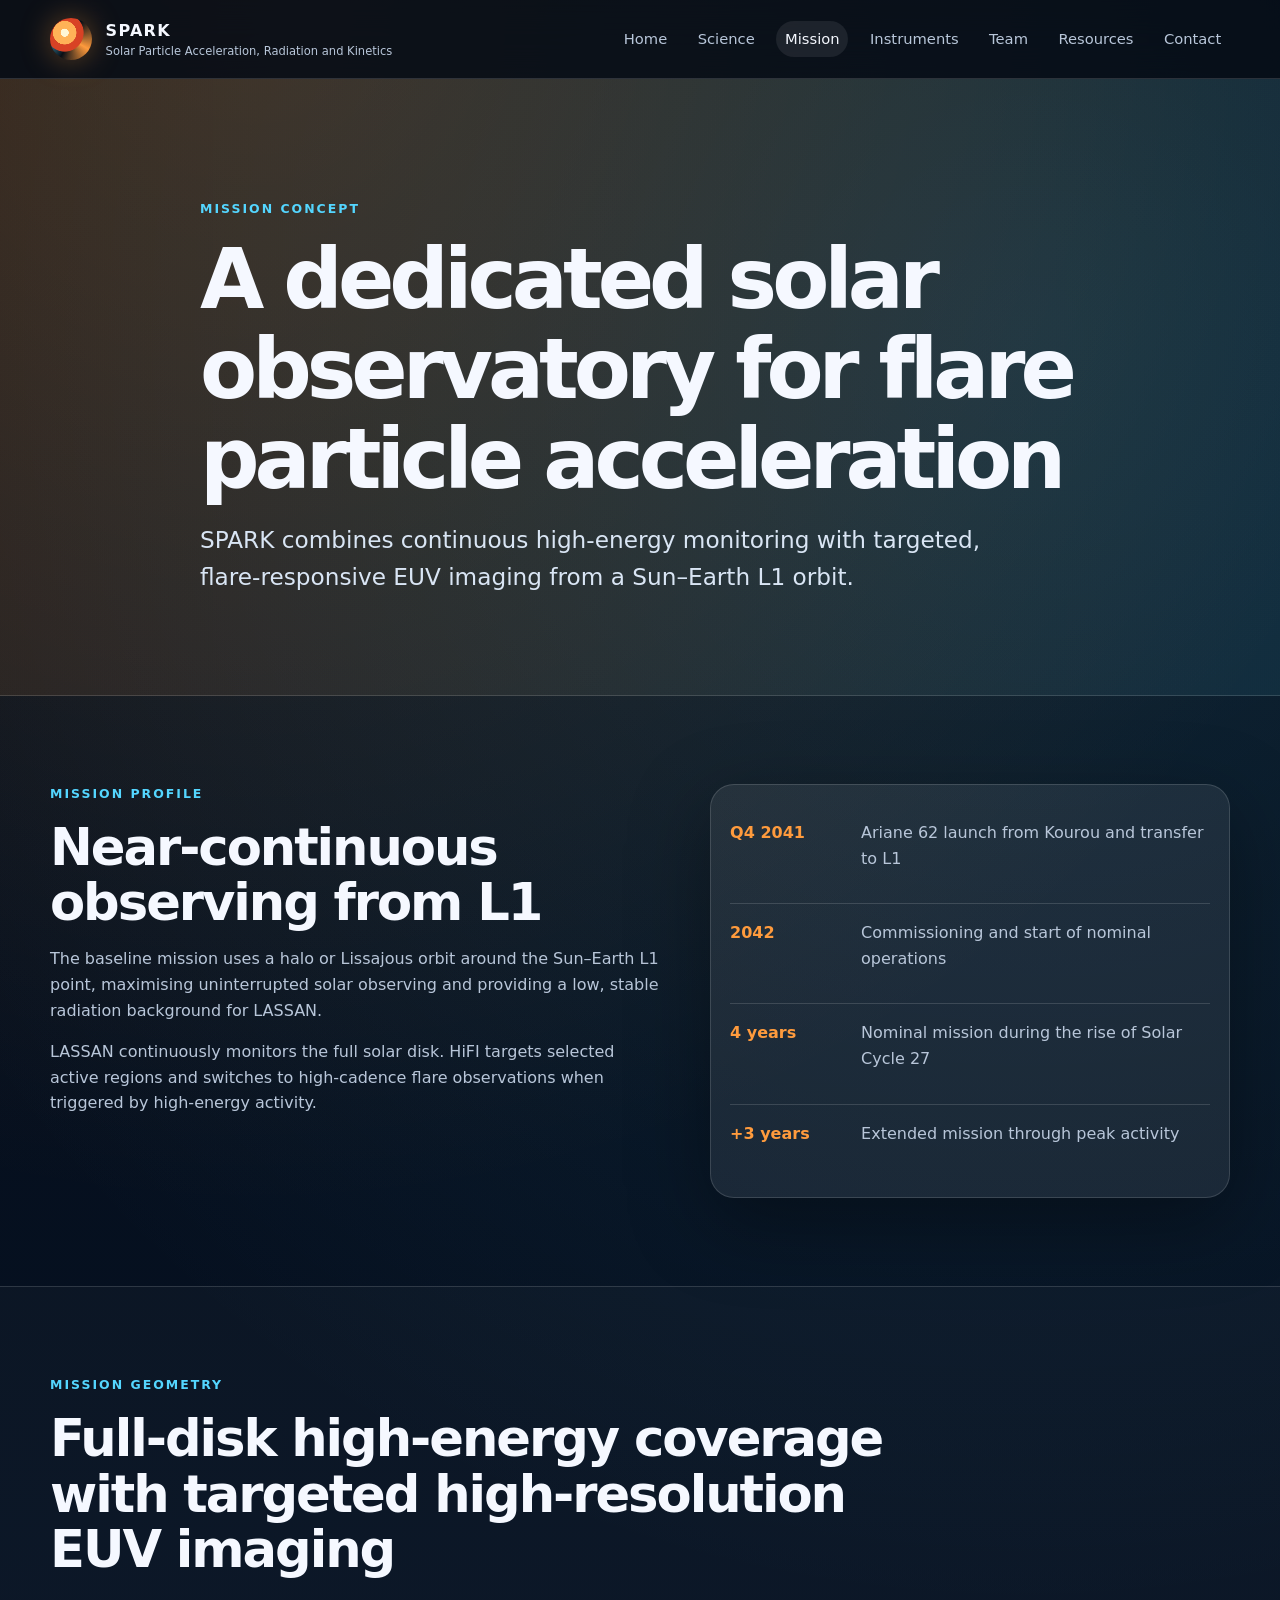
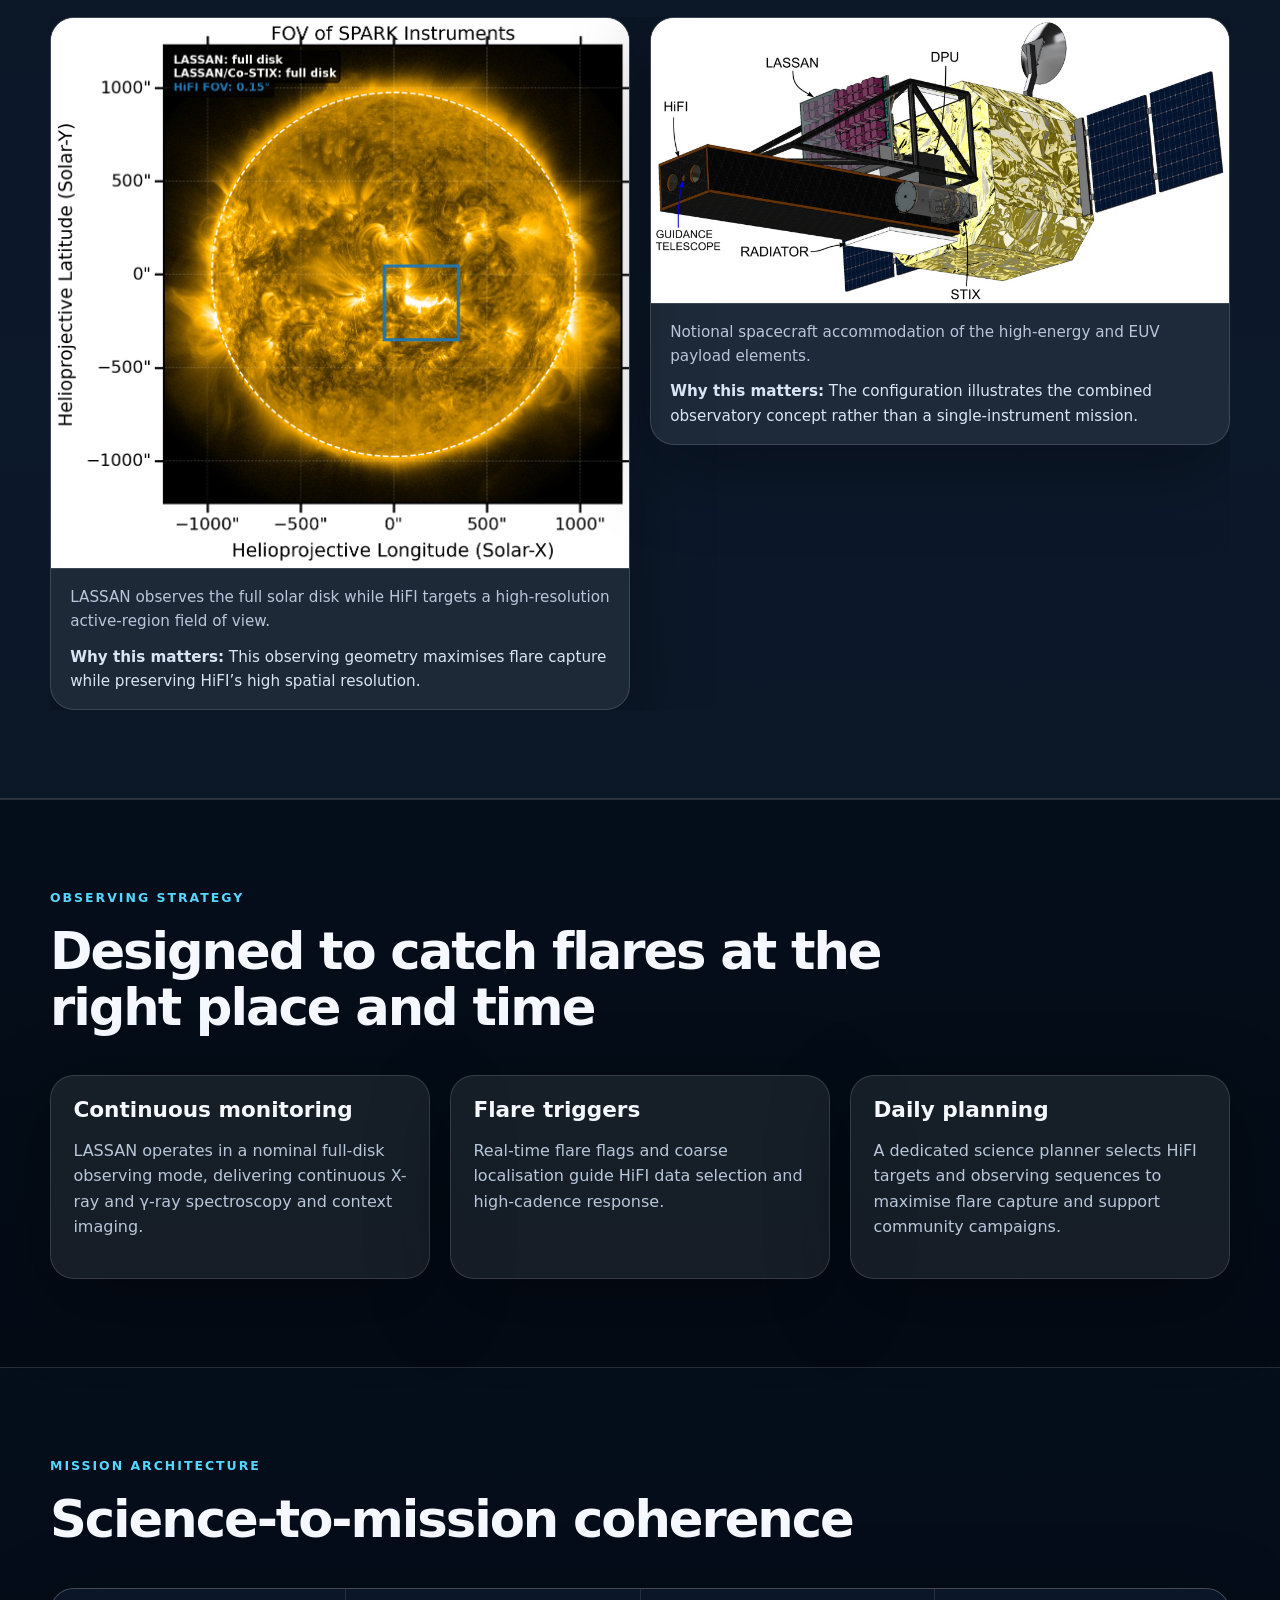
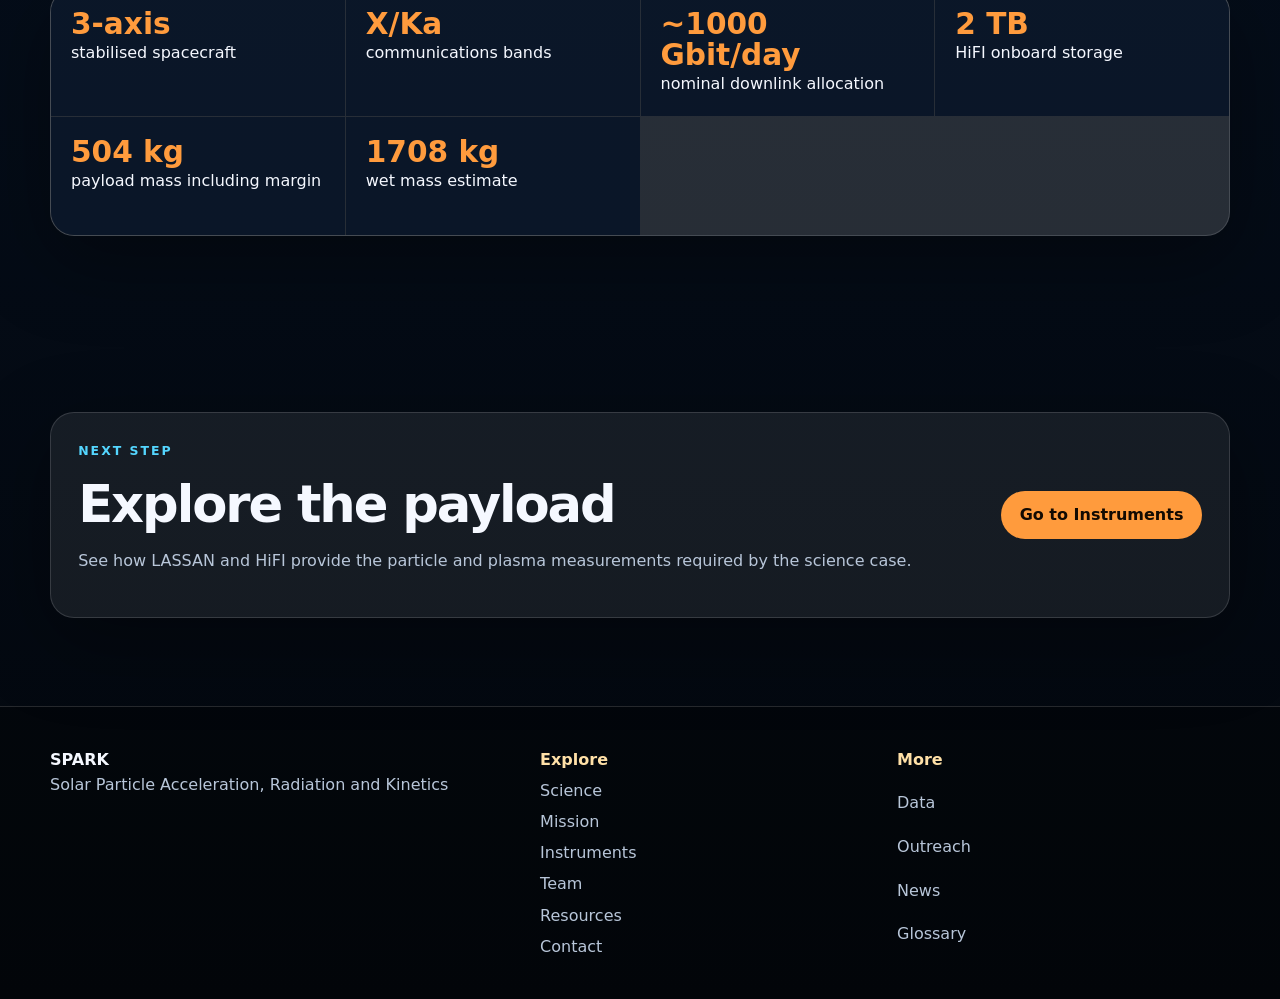
<file: mission.html>
<!doctype html>
<html lang="en">
<head>
  <meta charset="utf-8">
  <meta name="viewport" content="width=device-width, initial-scale=1">
  <meta name="description" content="SPARK — Solar Particle Acceleration, Radiation and Kinetics: an ESA M-class mission concept studying solar flare particle acceleration.">
  <meta name="theme-color" content="#061326">
  <meta property="og:title" content="SPARK Mission Concept">
  <meta property="og:description" content="Resolving how magnetised plasmas convert stored energy into accelerated particles and heated plasma.">
  <meta property="og:type" content="website">
  <meta property="og:image" content="assets/spark-og.svg">
  <title>SPARK Mission Concept | Solar Particle Acceleration, Radiation and Kinetics</title>
  <link rel="icon" href="assets/favicon.svg" type="image/svg+xml">
  <link rel="stylesheet" href="styles.css">
</head>
<body>
<a class="skip-link" href="#main">Skip to content</a>
<header class="site-header">
  <nav class="nav" aria-label="Primary navigation">
    <a class="brand" href="index.html" aria-label="SPARK home">
      <span class="brand-mark" aria-hidden="true"></span>
      <span><strong>SPARK</strong><small>Solar Particle Acceleration, Radiation and Kinetics</small></span>
    </a>
    <button class="nav-toggle" type="button" aria-label="Toggle navigation" aria-expanded="false"><span></span><span></span><span></span></button>
    <div class="nav-links"><a class="" href="index.html">Home</a><a class="" href="science.html">Science</a><a class="active" href="mission.html">Mission</a><a class="" href="instruments.html">Instruments</a><a class="" href="team.html">Team</a><a class="" href="resources.html">Resources</a><a class="" href="contact.html">Contact</a></div>
  </nav>
</header>
<main id="main">

<section class="page-hero section"><div class="container narrow reveal"><p class="eyebrow">Mission concept</p><h1>A dedicated solar observatory for flare particle acceleration</h1><p class="lead">SPARK combines continuous high-energy monitoring with targeted, flare-responsive EUV imaging from a Sun–Earth L1 orbit.</p></div></section>
<section class="section"><div class="container split"><div class="reveal"><p class="section-kicker">Mission profile</p><h2>Near-continuous observing from L1</h2><p>The baseline mission uses a halo or Lissajous orbit around the Sun–Earth L1 point, maximising uninterrupted solar observing and providing a low, stable radiation background for LASSAN.</p><p>LASSAN continuously monitors the full solar disk. HiFI targets selected active regions and switches to high-cadence flare observations when triggered by high-energy activity.</p></div><div class="timeline reveal"><div><span>Q4 2041</span><p>Ariane 62 launch from Kourou and transfer to L1</p></div><div><span>2042</span><p>Commissioning and start of nominal operations</p></div><div><span>4 years</span><p>Nominal mission during the rise of Solar Cycle 27</p></div><div><span>+3 years</span><p>Extended mission through peak activity</p></div></div></div></section>
<section class="section figure-showcase"><div class="container"><div class="section-heading reveal"><p class="section-kicker">Mission geometry</p><h2>Full-disk high-energy coverage with targeted high-resolution EUV imaging</h2></div><div class="figure-grid two"><figure class="site-figure   reveal">
  <img src="assets/figures/spark-fov.png" alt="Solar disk image labelled field of view of SPARK instruments, with LASSAN and LASSAN/Co-STIX full disk and a smaller HiFI field of view box." loading="lazy">
  <figcaption>LASSAN observes the full solar disk while HiFI targets a high-resolution active-region field of view.<p class="figure-why"><strong>Why this matters:</strong> This observing geometry maximises flare capture while preserving HiFI’s high spatial resolution.</p></figcaption>
</figure><figure class="site-figure   reveal">
  <img src="assets/figures/spacecraft-3d-view.jpg" alt="Annotated SPARK spacecraft rendering with labelled payload and spacecraft components." loading="lazy">
  <figcaption>Notional spacecraft accommodation of the high-energy and EUV payload elements.<p class="figure-why"><strong>Why this matters:</strong> The configuration illustrates the combined observatory concept rather than a single-instrument mission.</p></figcaption>
</figure></div></div></section>
<section class="section dark-panel"><div class="container"><div class="section-heading reveal"><p class="section-kicker">Observing strategy</p><h2>Designed to catch flares at the right place and time</h2></div><div class="cards three"><article class="card reveal"><h3>Continuous monitoring</h3><p>LASSAN operates in a nominal full-disk observing mode, delivering continuous X-ray and γ-ray spectroscopy and context imaging.</p></article><article class="card reveal"><h3>Flare triggers</h3><p>Real-time flare flags and coarse localisation guide HiFI data selection and high-cadence response.</p></article><article class="card reveal"><h3>Daily planning</h3><p>A dedicated science planner selects HiFI targets and observing sequences to maximise flare capture and support community campaigns.</p></article></div></div></section>
<section class="section"><div class="container"><div class="section-heading reveal"><p class="section-kicker">Mission architecture</p><h2>Science-to-mission coherence</h2></div><div class="number-grid reveal"><div><strong>3-axis</strong><span>stabilised spacecraft</span></div><div><strong>X/Ka</strong><span>communications bands</span></div><div><strong>~1000 Gbit/day</strong><span>nominal downlink allocation</span></div><div><strong>2 TB</strong><span>HiFI onboard storage</span></div><div><strong>504 kg</strong><span>payload mass including margin</span></div><div><strong>1708 kg</strong><span>wet mass estimate</span></div></div></div></section>
<section class="section cta-section"><div class="container cta-card reveal"><div><p class="section-kicker">Next step</p><h2>Explore the payload</h2><p>See how LASSAN and HiFI provide the particle and plasma measurements required by the science case.</p></div><a class="button primary" href="instruments.html">Go to Instruments</a></div></section>
</main>
<footer class="site-footer">
  <div class="container footer-grid">
    <div>
      <strong>SPARK</strong>
      <p>Solar Particle Acceleration, Radiation and Kinetics</p>
    </div>
    <div class="footer-col"><span>Explore</span><a href="science.html">Science</a><a href="mission.html">Mission</a><a href="instruments.html">Instruments</a><a href="team.html">Team</a><a href="resources.html">Resources</a><a href="contact.html">Contact</a></div>
    <div class="footer-col"><span>More</span><a href="data.html">Data</a><a href="outreach.html">Outreach</a><a href="news.html">News</a><a href="glossary.html">Glossary</a></div>
  </div>
</footer>
<script src="script.js"></script>
</body>
</html>
</file>
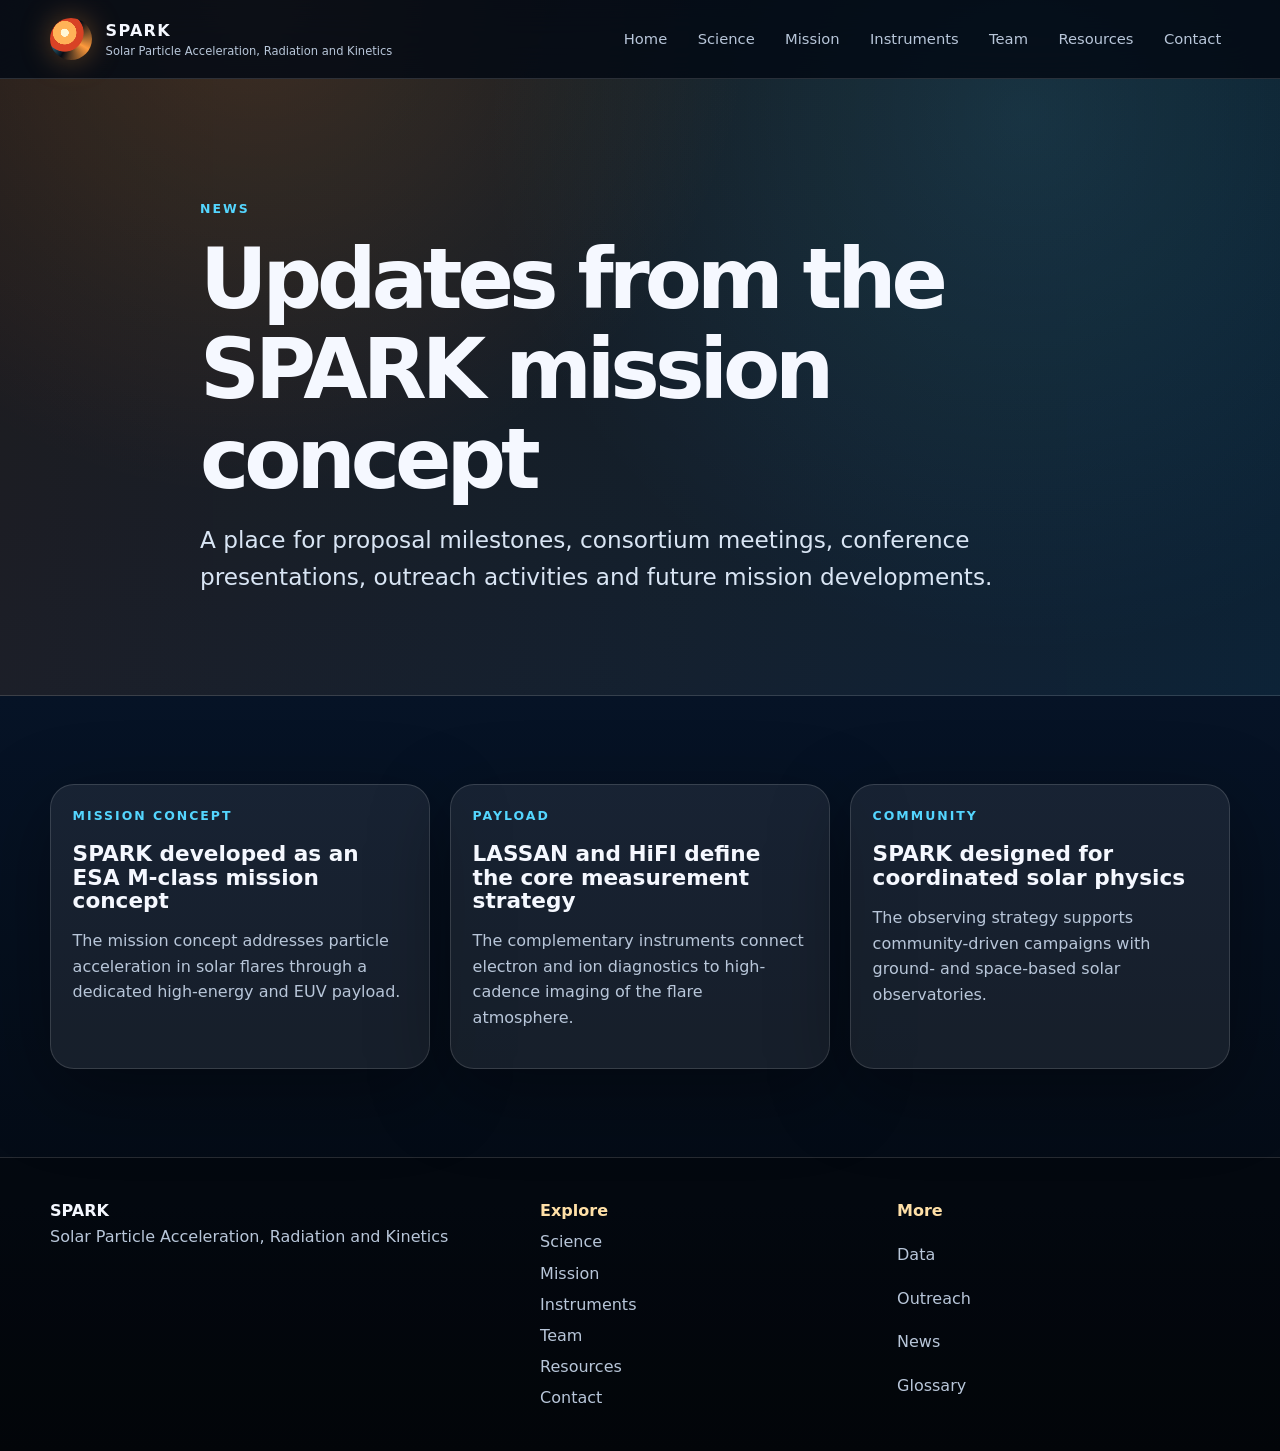
<file: news.html>
<!doctype html>
<html lang="en">
<head>
  <meta charset="utf-8">
  <meta name="viewport" content="width=device-width, initial-scale=1">
  <meta name="description" content="SPARK — Solar Particle Acceleration, Radiation and Kinetics: an ESA M-class mission concept studying solar flare particle acceleration.">
  <meta name="theme-color" content="#061326">
  <meta property="og:title" content="SPARK News">
  <meta property="og:description" content="Resolving how magnetised plasmas convert stored energy into accelerated particles and heated plasma.">
  <meta property="og:type" content="website">
  <meta property="og:image" content="assets/spark-og.svg">
  <title>SPARK News | Solar Particle Acceleration, Radiation and Kinetics</title>
  <link rel="icon" href="assets/favicon.svg" type="image/svg+xml">
  <link rel="stylesheet" href="styles.css">
</head>
<body>
<a class="skip-link" href="#main">Skip to content</a>
<header class="site-header">
  <nav class="nav" aria-label="Primary navigation">
    <a class="brand" href="index.html" aria-label="SPARK home">
      <span class="brand-mark" aria-hidden="true"></span>
      <span><strong>SPARK</strong><small>Solar Particle Acceleration, Radiation and Kinetics</small></span>
    </a>
    <button class="nav-toggle" type="button" aria-label="Toggle navigation" aria-expanded="false"><span></span><span></span><span></span></button>
    <div class="nav-links"><a class="" href="index.html">Home</a><a class="" href="science.html">Science</a><a class="" href="mission.html">Mission</a><a class="" href="instruments.html">Instruments</a><a class="" href="team.html">Team</a><a class="" href="resources.html">Resources</a><a class="" href="contact.html">Contact</a></div>
  </nav>
</header>
<main id="main">
<section class="page-hero section"><div class="container narrow reveal"><p class="eyebrow">News</p><h1>Updates from the SPARK mission concept</h1><p class="lead">A place for proposal milestones, consortium meetings, conference presentations, outreach activities and future mission developments.</p></div></section><section class="section"><div class="container"><div class="news-grid"><article class="news-card reveal"><p class="date">Mission concept</p><h3>SPARK developed as an ESA M-class mission concept</h3><p>The mission concept addresses particle acceleration in solar flares through a dedicated high-energy and EUV payload.</p></article><article class="news-card reveal"><p class="date">Payload</p><h3>LASSAN and HiFI define the core measurement strategy</h3><p>The complementary instruments connect electron and ion diagnostics to high-cadence imaging of the flare atmosphere.</p></article><article class="news-card reveal"><p class="date">Community</p><h3>SPARK designed for coordinated solar physics</h3><p>The observing strategy supports community-driven campaigns with ground- and space-based solar observatories.</p></article></div></div></section></main>
<footer class="site-footer">
  <div class="container footer-grid">
    <div>
      <strong>SPARK</strong>
      <p>Solar Particle Acceleration, Radiation and Kinetics</p>
    </div>
    <div class="footer-col"><span>Explore</span><a href="science.html">Science</a><a href="mission.html">Mission</a><a href="instruments.html">Instruments</a><a href="team.html">Team</a><a href="resources.html">Resources</a><a href="contact.html">Contact</a></div>
    <div class="footer-col"><span>More</span><a href="data.html">Data</a><a href="outreach.html">Outreach</a><a href="news.html">News</a><a href="glossary.html">Glossary</a></div>
  </div>
</footer>
<script src="script.js"></script>
</body>
</html>
</file>
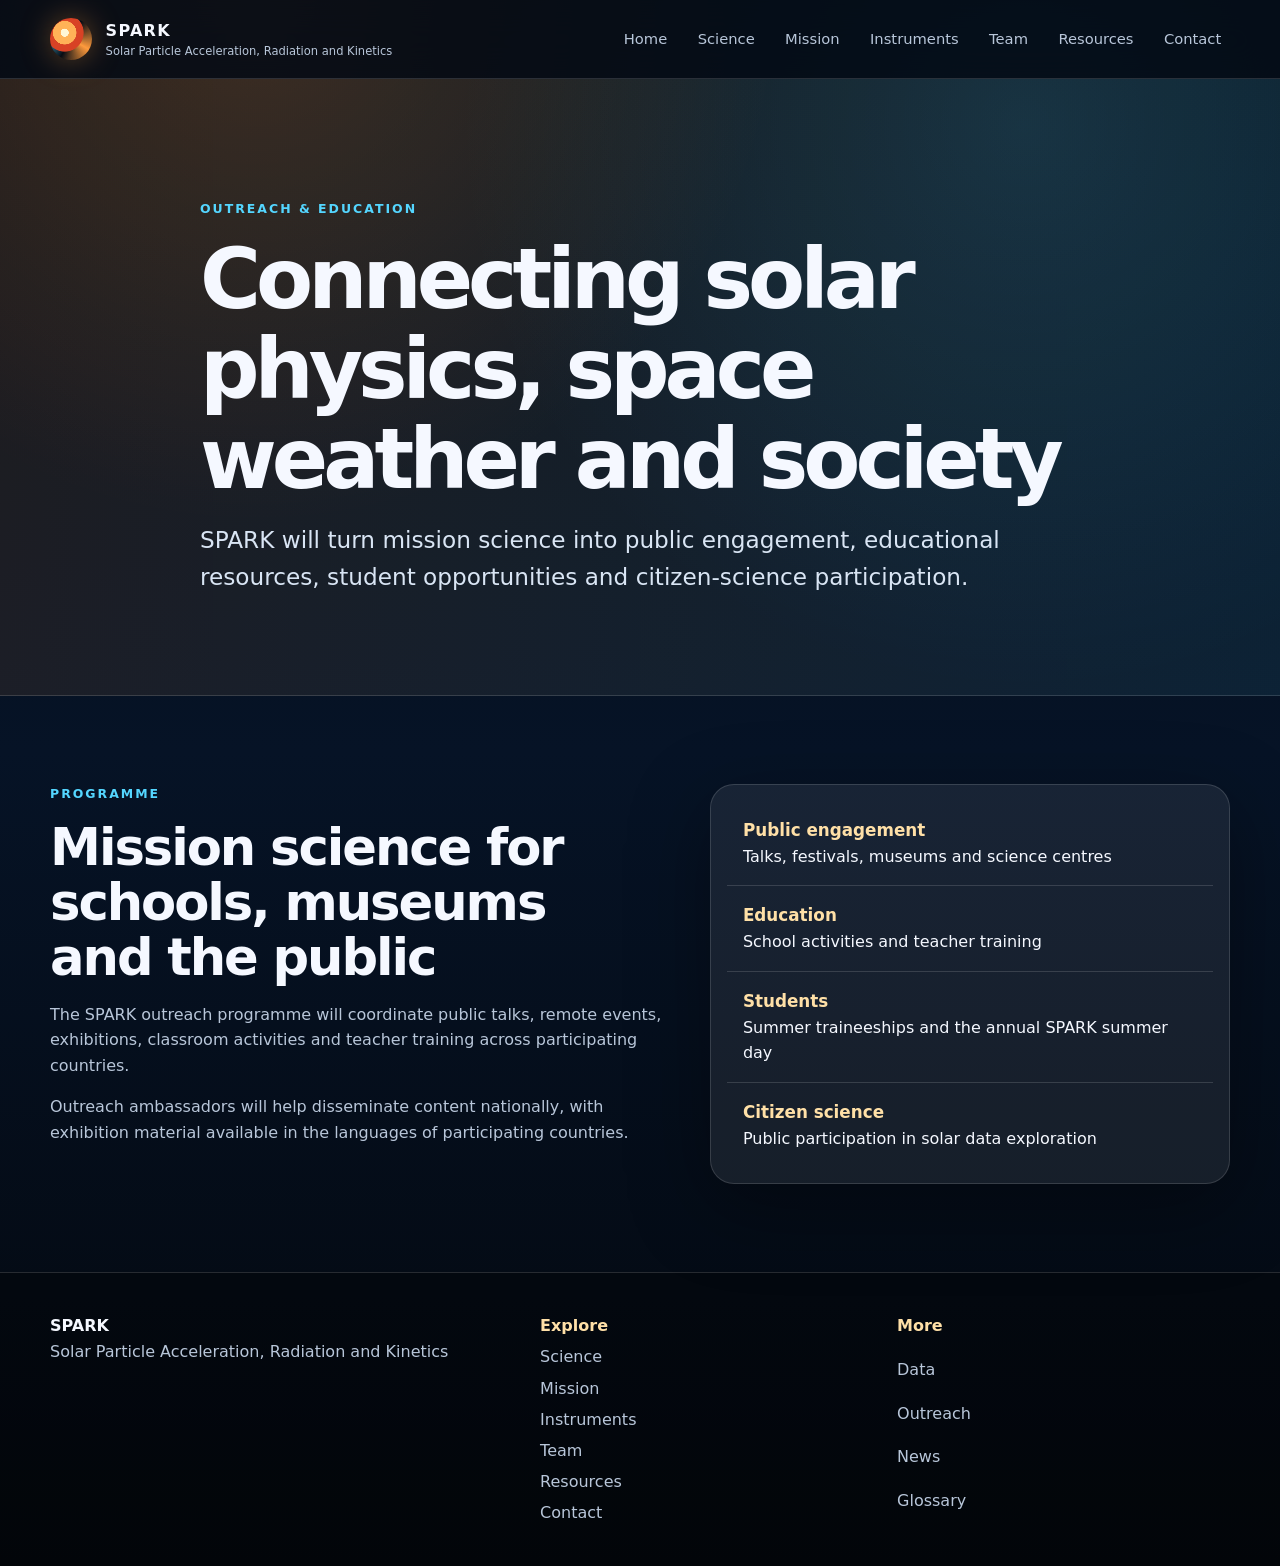
<file: outreach.html>
<!doctype html>
<html lang="en">
<head>
  <meta charset="utf-8">
  <meta name="viewport" content="width=device-width, initial-scale=1">
  <meta name="description" content="SPARK — Solar Particle Acceleration, Radiation and Kinetics: an ESA M-class mission concept studying solar flare particle acceleration.">
  <meta name="theme-color" content="#061326">
  <meta property="og:title" content="SPARK Outreach">
  <meta property="og:description" content="Resolving how magnetised plasmas convert stored energy into accelerated particles and heated plasma.">
  <meta property="og:type" content="website">
  <meta property="og:image" content="assets/spark-og.svg">
  <title>SPARK Outreach | Solar Particle Acceleration, Radiation and Kinetics</title>
  <link rel="icon" href="assets/favicon.svg" type="image/svg+xml">
  <link rel="stylesheet" href="styles.css">
</head>
<body>
<a class="skip-link" href="#main">Skip to content</a>
<header class="site-header">
  <nav class="nav" aria-label="Primary navigation">
    <a class="brand" href="index.html" aria-label="SPARK home">
      <span class="brand-mark" aria-hidden="true"></span>
      <span><strong>SPARK</strong><small>Solar Particle Acceleration, Radiation and Kinetics</small></span>
    </a>
    <button class="nav-toggle" type="button" aria-label="Toggle navigation" aria-expanded="false"><span></span><span></span><span></span></button>
    <div class="nav-links"><a class="" href="index.html">Home</a><a class="" href="science.html">Science</a><a class="" href="mission.html">Mission</a><a class="" href="instruments.html">Instruments</a><a class="" href="team.html">Team</a><a class="" href="resources.html">Resources</a><a class="" href="contact.html">Contact</a></div>
  </nav>
</header>
<main id="main">
<section class="page-hero section"><div class="container narrow reveal"><p class="eyebrow">Outreach & education</p><h1>Connecting solar physics, space weather and society</h1><p class="lead">SPARK will turn mission science into public engagement, educational resources, student opportunities and citizen-science participation.</p></div></section><section class="section"><div class="container split"><div class="reveal"><p class="section-kicker">Programme</p><h2>Mission science for schools, museums and the public</h2><p>The SPARK outreach programme will coordinate public talks, remote events, exhibitions, classroom activities and teacher training across participating countries.</p><p>Outreach ambassadors will help disseminate content nationally, with exhibition material available in the languages of participating countries.</p></div><div class="feature-list reveal"><div><strong>Public engagement</strong><span>Talks, festivals, museums and science centres</span></div><div><strong>Education</strong><span>School activities and teacher training</span></div><div><strong>Students</strong><span>Summer traineeships and the annual SPARK summer day</span></div><div><strong>Citizen science</strong><span>Public participation in solar data exploration</span></div></div></div></section></main>
<footer class="site-footer">
  <div class="container footer-grid">
    <div>
      <strong>SPARK</strong>
      <p>Solar Particle Acceleration, Radiation and Kinetics</p>
    </div>
    <div class="footer-col"><span>Explore</span><a href="science.html">Science</a><a href="mission.html">Mission</a><a href="instruments.html">Instruments</a><a href="team.html">Team</a><a href="resources.html">Resources</a><a href="contact.html">Contact</a></div>
    <div class="footer-col"><span>More</span><a href="data.html">Data</a><a href="outreach.html">Outreach</a><a href="news.html">News</a><a href="glossary.html">Glossary</a></div>
  </div>
</footer>
<script src="script.js"></script>
</body>
</html>
</file>
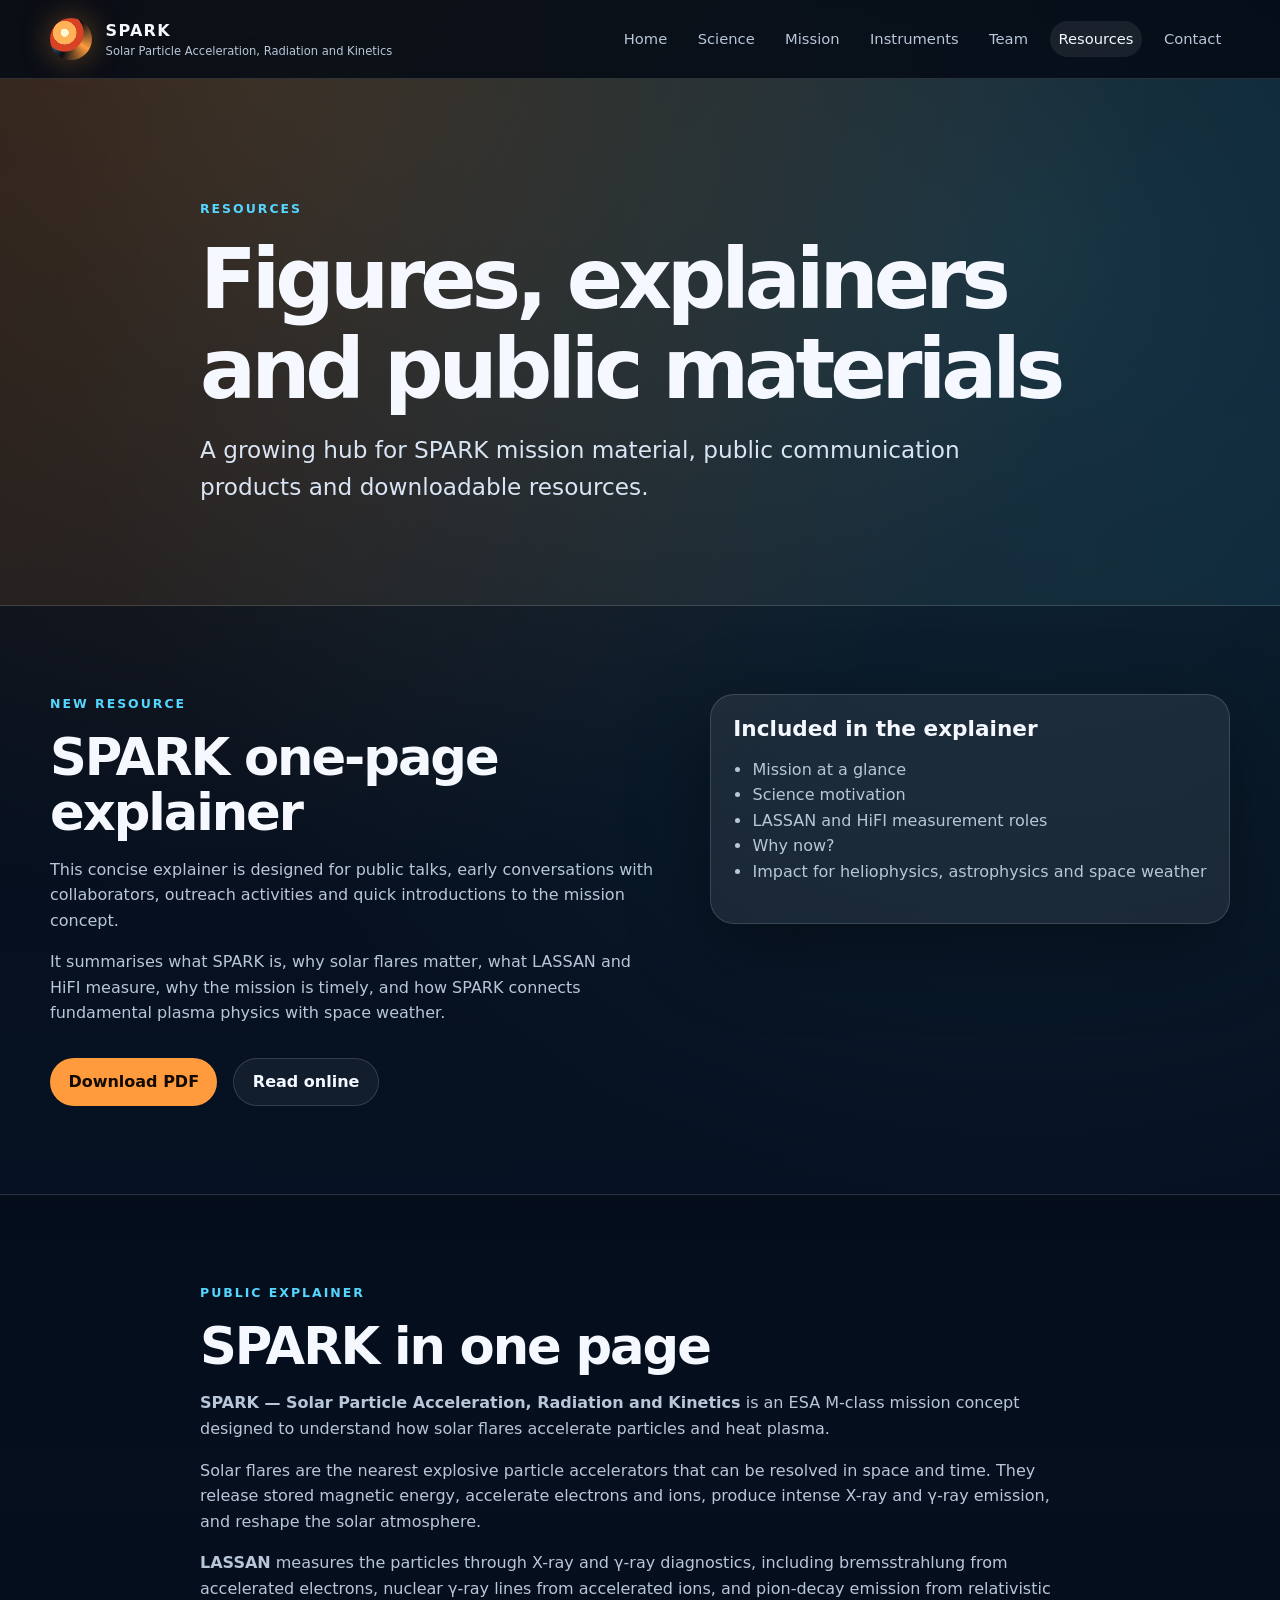
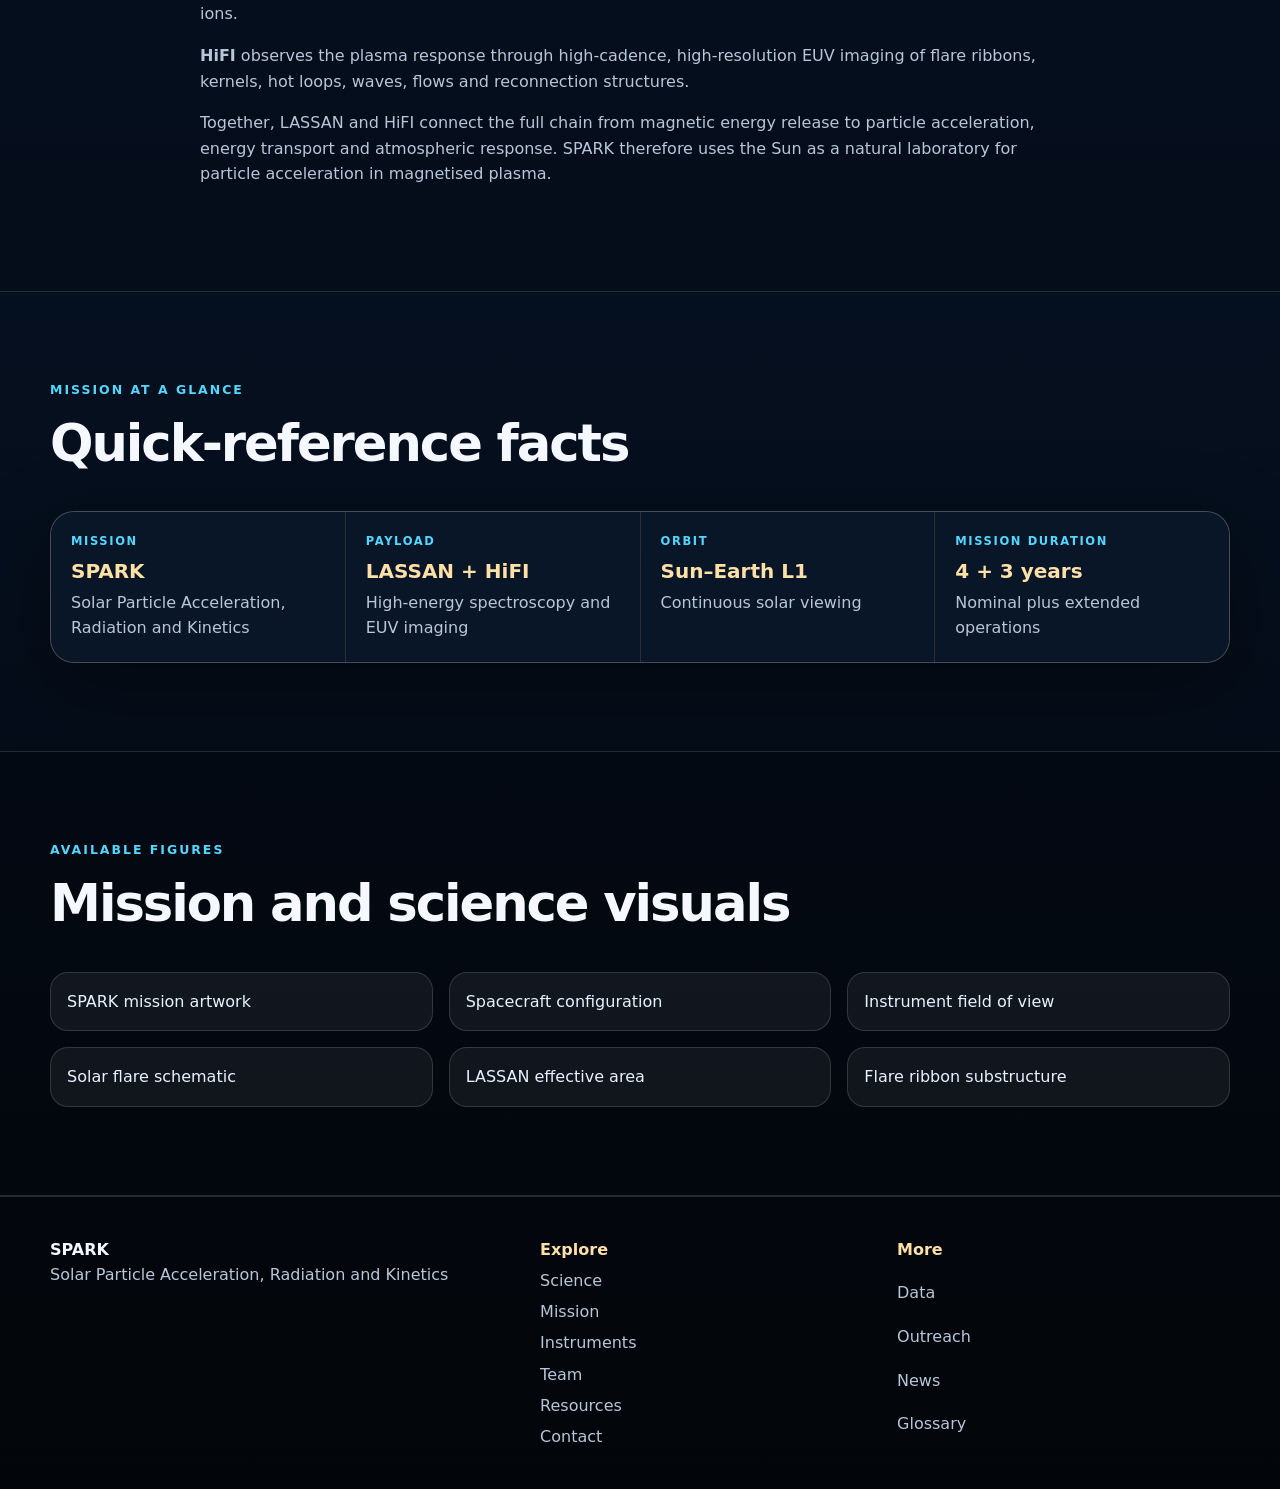
<file: resources.html>
<!doctype html>
<html lang="en">
<head>
  <meta charset="utf-8">
  <meta name="viewport" content="width=device-width, initial-scale=1">
  <meta name="description" content="SPARK — Solar Particle Acceleration, Radiation and Kinetics: an ESA M-class mission concept studying solar flare particle acceleration.">
  <meta name="theme-color" content="#061326">
  <meta property="og:title" content="SPARK Resources">
  <meta property="og:description" content="Resolving how magnetised plasmas convert stored energy into accelerated particles and heated plasma.">
  <meta property="og:type" content="website">
  <meta property="og:image" content="assets/spark-og.svg">
  <title>SPARK Resources | Solar Particle Acceleration, Radiation and Kinetics</title>
  <link rel="icon" href="assets/favicon.svg" type="image/svg+xml">
  <link rel="stylesheet" href="styles.css">
  <link rel="stylesheet" href="v5-additions.css">
</head>
<body>
<a class="skip-link" href="#main">Skip to content</a>
<header class="site-header">
  <nav class="nav" aria-label="Primary navigation">
    <a class="brand" href="index.html" aria-label="SPARK home">
      <span class="brand-mark" aria-hidden="true"></span>
      <span><strong>SPARK</strong><small>Solar Particle Acceleration, Radiation and Kinetics</small></span>
    </a>
    <button class="nav-toggle" type="button" aria-label="Toggle navigation" aria-expanded="false"><span></span><span></span><span></span></button>
    <div class="nav-links"><a class="" href="index.html">Home</a><a class="" href="science.html">Science</a><a class="" href="mission.html">Mission</a><a class="" href="instruments.html">Instruments</a><a class="" href="team.html">Team</a><a class="active" href="resources.html">Resources</a><a class="" href="contact.html">Contact</a></div>
  </nav>
</header>
<main id="main">

<section class="page-hero section"><div class="container narrow reveal"><p class="eyebrow">Resources</p><h1>Figures, explainers and public materials</h1><p class="lead">A growing hub for SPARK mission material, public communication products and downloadable resources.</p></div></section>

<section class="section">
  <div class="container split">
    <div class="reveal">
      <p class="section-kicker">New resource</p>
      <h2>SPARK one-page explainer</h2>
      <p>This concise explainer is designed for public talks, early conversations with collaborators, outreach activities and quick introductions to the mission concept.</p>
      <p>It summarises what SPARK is, why solar flares matter, what LASSAN and HiFI measure, why the mission is timely, and how SPARK connects fundamental plasma physics with space weather.</p>
      <div class="button-row"><a class="button primary" href="assets/resources/spark-one-page-explainer.pdf">Download PDF</a><a class="button secondary" href="#explainer-text">Read online</a></div>
    </div>
    <aside class="resource-panel reveal"><h3>Included in the explainer</h3><ul><li>Mission at a glance</li><li>Science motivation</li><li>LASSAN and HiFI measurement roles</li><li>Why now?</li><li>Impact for heliophysics, astrophysics and space weather</li></ul></aside>
  </div>
</section>

<section class="section dark-panel" id="explainer-text">
  <div class="container narrow reveal">
    <p class="section-kicker">Public explainer</p>
    <h2>SPARK in one page</h2>
    <p><strong>SPARK — Solar Particle Acceleration, Radiation and Kinetics</strong> is an ESA M-class mission concept designed to understand how solar flares accelerate particles and heat plasma.</p>
    <p>Solar flares are the nearest explosive particle accelerators that can be resolved in space and time. They release stored magnetic energy, accelerate electrons and ions, produce intense X-ray and γ-ray emission, and reshape the solar atmosphere.</p>
    <p><strong>LASSAN</strong> measures the particles through X-ray and γ-ray diagnostics, including bremsstrahlung from accelerated electrons, nuclear γ-ray lines from accelerated ions, and pion-decay emission from relativistic ions.</p>
    <p><strong>HiFI</strong> observes the plasma response through high-cadence, high-resolution EUV imaging of flare ribbons, kernels, hot loops, waves, flows and reconnection structures.</p>
    <p>Together, LASSAN and HiFI connect the full chain from magnetic energy release to particle acceleration, energy transport and atmospheric response. SPARK therefore uses the Sun as a natural laboratory for particle acceleration in magnetised plasma.</p>
  </div>
</section>

<section class="section">
  <div class="container">
    <div class="section-heading reveal"><p class="section-kicker">Mission at a glance</p><h2>Quick-reference facts</h2></div>
    <div class="glance-grid compact reveal">
      <div><span>Mission</span><strong>SPARK</strong><p>Solar Particle Acceleration, Radiation and Kinetics</p></div>
      <div><span>Payload</span><strong>LASSAN + HiFI</strong><p>High-energy spectroscopy and EUV imaging</p></div>
      <div><span>Orbit</span><strong>Sun–Earth L1</strong><p>Continuous solar viewing</p></div>
      <div><span>Mission duration</span><strong>4 + 3 years</strong><p>Nominal plus extended operations</p></div>
    </div>
  </div>
</section>

<section class="section dark-panel"><div class="container"><div class="section-heading reveal"><p class="section-kicker">Available figures</p><h2>Mission and science visuals</h2></div><div class="resource-grid reveal"><a href="assets/figures/spark-cover.jpg">SPARK mission artwork</a><a href="assets/figures/spacecraft-3d-view.jpg">Spacecraft configuration</a><a href="assets/figures/spark-fov.png">Instrument field of view</a><a href="assets/figures/flare-standard-model.jpg">Solar flare schematic</a><a href="assets/figures/lassan-effective-area.png">LASSAN effective area</a><a href="assets/figures/flare-ribbon-substructure.jpg">Flare ribbon substructure</a></div></div></section>
</main>
<footer class="site-footer">
  <div class="container footer-grid">
    <div><strong>SPARK</strong><p>Solar Particle Acceleration, Radiation and Kinetics</p></div>
    <div class="footer-col"><span>Explore</span><a href="science.html">Science</a><a href="mission.html">Mission</a><a href="instruments.html">Instruments</a><a href="team.html">Team</a><a href="resources.html">Resources</a><a href="contact.html">Contact</a></div>
    <div class="footer-col"><span>More</span><a href="data.html">Data</a><a href="outreach.html">Outreach</a><a href="news.html">News</a><a href="glossary.html">Glossary</a></div>
  </div>
</footer>
<script src="script.js"></script>
</body>
</html>
</file>
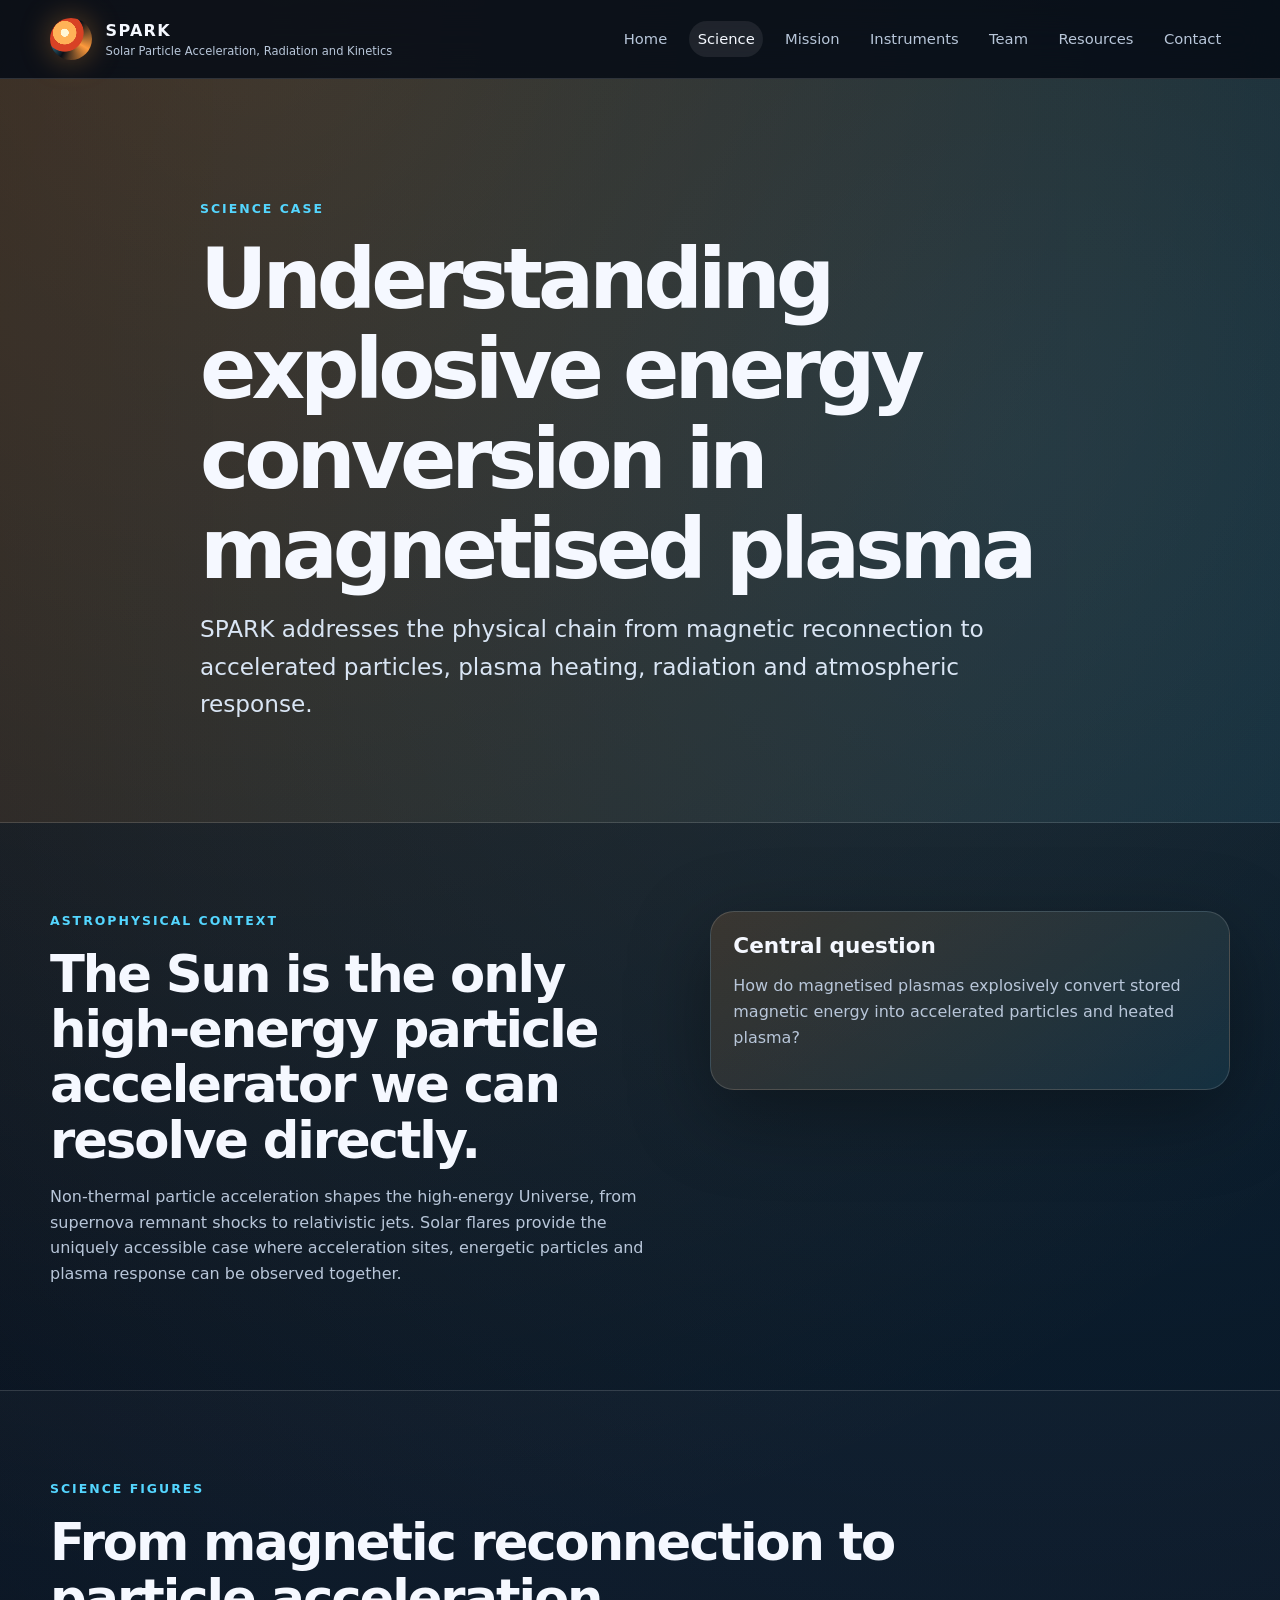
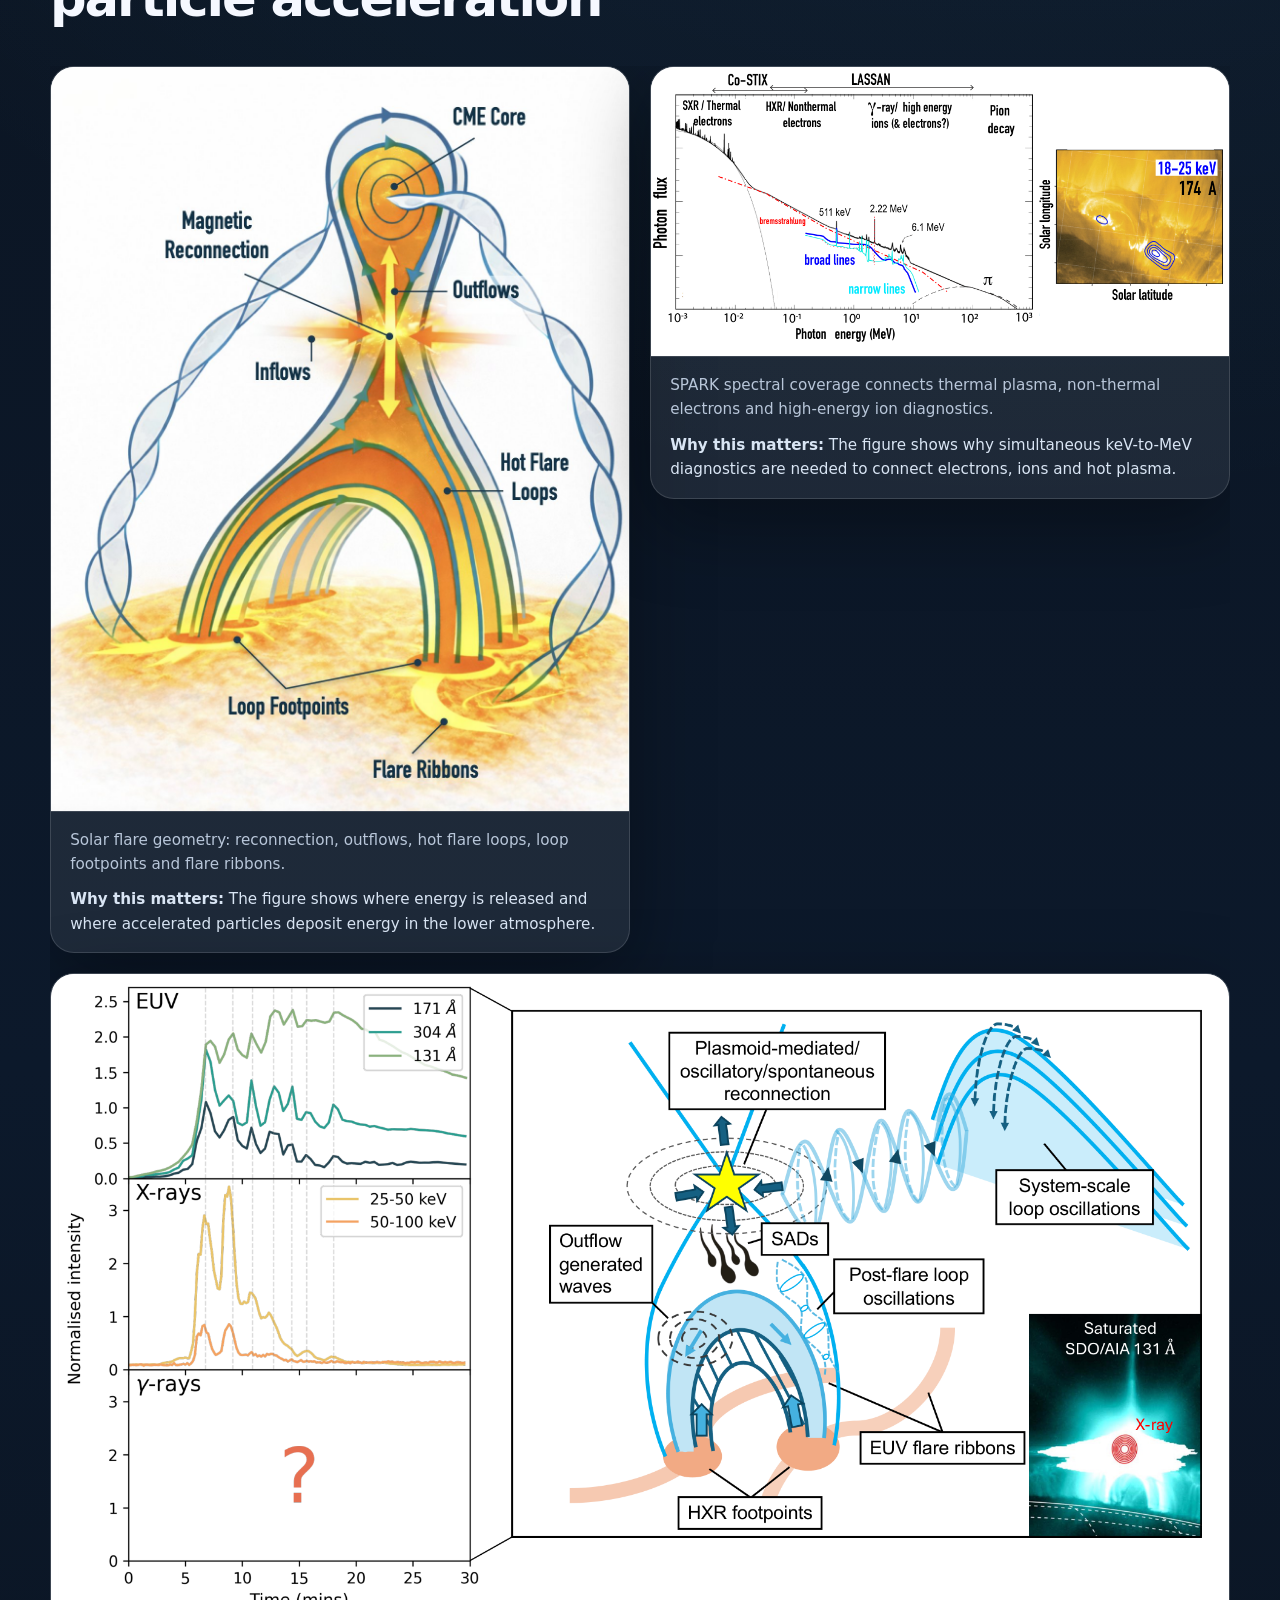
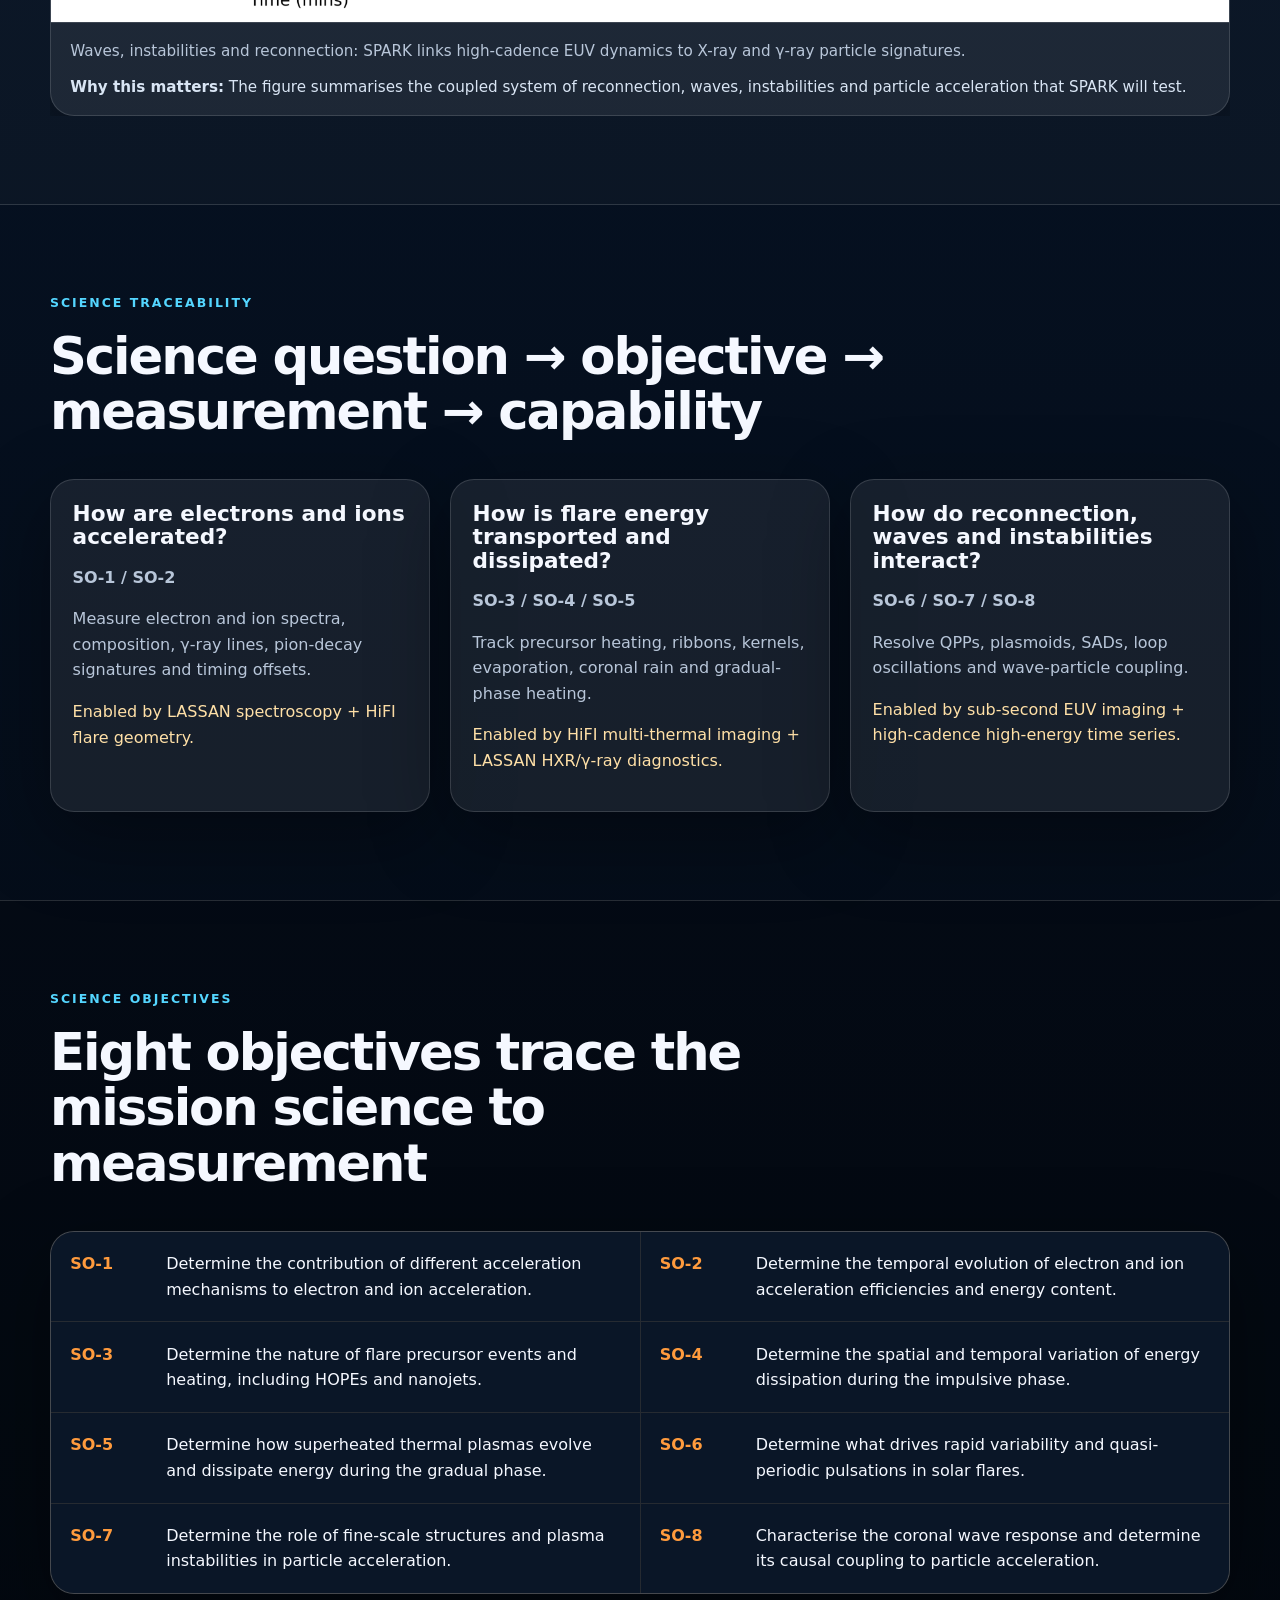
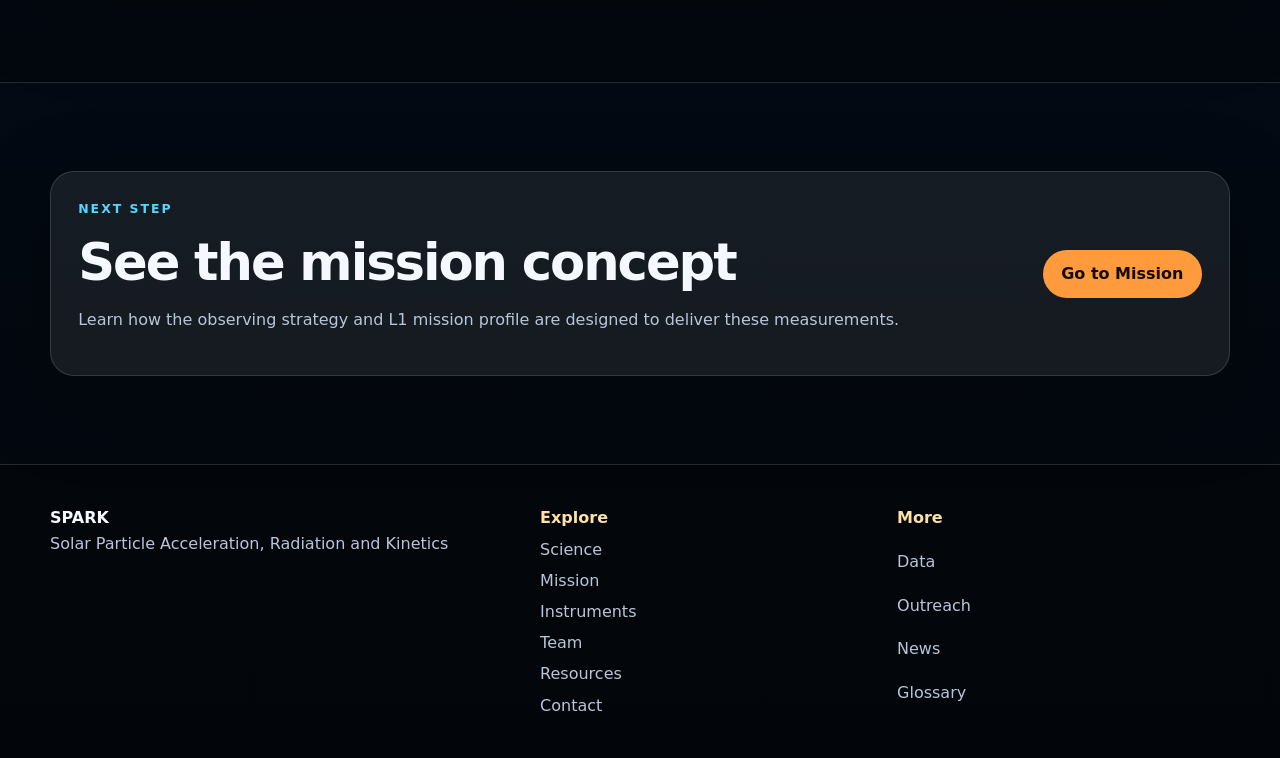
<file: science.html>
<!doctype html>
<html lang="en">
<head>
  <meta charset="utf-8">
  <meta name="viewport" content="width=device-width, initial-scale=1">
  <meta name="description" content="SPARK — Solar Particle Acceleration, Radiation and Kinetics: an ESA M-class mission concept studying solar flare particle acceleration.">
  <meta name="theme-color" content="#061326">
  <meta property="og:title" content="SPARK Science">
  <meta property="og:description" content="Resolving how magnetised plasmas convert stored energy into accelerated particles and heated plasma.">
  <meta property="og:type" content="website">
  <meta property="og:image" content="assets/spark-og.svg">
  <title>SPARK Science | Solar Particle Acceleration, Radiation and Kinetics</title>
  <link rel="icon" href="assets/favicon.svg" type="image/svg+xml">
  <link rel="stylesheet" href="styles.css">
</head>
<body>
<a class="skip-link" href="#main">Skip to content</a>
<header class="site-header">
  <nav class="nav" aria-label="Primary navigation">
    <a class="brand" href="index.html" aria-label="SPARK home">
      <span class="brand-mark" aria-hidden="true"></span>
      <span><strong>SPARK</strong><small>Solar Particle Acceleration, Radiation and Kinetics</small></span>
    </a>
    <button class="nav-toggle" type="button" aria-label="Toggle navigation" aria-expanded="false"><span></span><span></span><span></span></button>
    <div class="nav-links"><a class="" href="index.html">Home</a><a class="active" href="science.html">Science</a><a class="" href="mission.html">Mission</a><a class="" href="instruments.html">Instruments</a><a class="" href="team.html">Team</a><a class="" href="resources.html">Resources</a><a class="" href="contact.html">Contact</a></div>
  </nav>
</header>
<main id="main">

<section class="page-hero section"><div class="container narrow reveal"><p class="eyebrow">Science case</p><h1>Understanding explosive energy conversion in magnetised plasma</h1><p class="lead">SPARK addresses the physical chain from magnetic reconnection to accelerated particles, plasma heating, radiation and atmospheric response.</p></div></section>
<section class="section"><div class="container split"><div class="reveal"><p class="section-kicker">Astrophysical context</p><h2>The Sun is the only high-energy particle accelerator we can resolve directly.</h2><p>Non-thermal particle acceleration shapes the high-energy Universe, from supernova remnant shocks to relativistic jets. Solar flares provide the uniquely accessible case where acceleration sites, energetic particles and plasma response can be observed together.</p></div><div class="callout reveal"><h3>Central question</h3><p>How do magnetised plasmas explosively convert stored magnetic energy into accelerated particles and heated plasma?</p></div></div></section>
<section class="section figure-showcase"><div class="container"><div class="section-heading reveal"><p class="section-kicker">Science figures</p><h2>From magnetic reconnection to particle acceleration</h2></div><div class="figure-grid two"><figure class="site-figure   reveal">
  <img src="assets/figures/flare-standard-model.jpg" alt="Cartoon of a solar flare showing magnetic reconnection, inflows, outflows, CME core, hot flare loops, loop footpoints and flare ribbons." loading="lazy">
  <figcaption>Solar flare geometry: reconnection, outflows, hot flare loops, loop footpoints and flare ribbons.<p class="figure-why"><strong>Why this matters:</strong> The figure shows where energy is released and where accelerated particles deposit energy in the lower atmosphere.</p></figcaption>
</figure><figure class="site-figure   reveal">
  <img src="assets/figures/spark-spectrum-overview.png" alt="Spectral diagnostic figure showing soft X-rays, hard X-rays, gamma-ray lines, pion decay, LASSAN and Co-STIX coverage, and contextual solar imaging." loading="lazy">
  <figcaption>SPARK spectral coverage connects thermal plasma, non-thermal electrons and high-energy ion diagnostics.<p class="figure-why"><strong>Why this matters:</strong> The figure shows why simultaneous keV-to-MeV diagnostics are needed to connect electrons, ions and hot plasma.</p></figcaption>
</figure><figure class="site-figure wide  reveal">
  <img src="assets/figures/waves-instabilities-cartoon.png" alt="Cartoon connecting EUV, X-ray and gamma-ray time series to flare ribbons, hard X-ray footpoints, plasmoid-mediated reconnection, outflow-generated waves, loop oscillations and supra-arcade downflows." loading="lazy">
  <figcaption>Waves, instabilities and reconnection: SPARK links high-cadence EUV dynamics to X-ray and γ-ray particle signatures.<p class="figure-why"><strong>Why this matters:</strong> The figure summarises the coupled system of reconnection, waves, instabilities and particle acceleration that SPARK will test.</p></figcaption>
</figure></div></div></section>
<section class="section"><div class="container"><div class="section-heading reveal"><p class="section-kicker">Science traceability</p><h2>Science question → objective → measurement → capability</h2></div><div class="trace-flow reveal"><article><h3>How are electrons and ions accelerated?</h3><p><b>SO‑1 / SO‑2</b></p><p>Measure electron and ion spectra, composition, γ-ray lines, pion-decay signatures and timing offsets.</p><p class="capability">Enabled by LASSAN spectroscopy + HiFI flare geometry.</p></article><article><h3>How is flare energy transported and dissipated?</h3><p><b>SO‑3 / SO‑4 / SO‑5</b></p><p>Track precursor heating, ribbons, kernels, evaporation, coronal rain and gradual-phase heating.</p><p class="capability">Enabled by HiFI multi-thermal imaging + LASSAN HXR/γ-ray diagnostics.</p></article><article><h3>How do reconnection, waves and instabilities interact?</h3><p><b>SO‑6 / SO‑7 / SO‑8</b></p><p>Resolve QPPs, plasmoids, SADs, loop oscillations and wave-particle coupling.</p><p class="capability">Enabled by sub-second EUV imaging + high-cadence high-energy time series.</p></article></div></div></section>
<section class="section dark-panel"><div class="container"><div class="section-heading reveal"><p class="section-kicker">Science objectives</p><h2>Eight objectives trace the mission science to measurement</h2></div><div class="traceability reveal"><div><b>SO‑1</b><span>Determine the contribution of different acceleration mechanisms to electron and ion acceleration.</span></div><div><b>SO‑2</b><span>Determine the temporal evolution of electron and ion acceleration efficiencies and energy content.</span></div><div><b>SO‑3</b><span>Determine the nature of flare precursor events and heating, including HOPEs and nanojets.</span></div><div><b>SO‑4</b><span>Determine the spatial and temporal variation of energy dissipation during the impulsive phase.</span></div><div><b>SO‑5</b><span>Determine how superheated thermal plasmas evolve and dissipate energy during the gradual phase.</span></div><div><b>SO‑6</b><span>Determine what drives rapid variability and quasi-periodic pulsations in solar flares.</span></div><div><b>SO‑7</b><span>Determine the role of fine-scale structures and plasma instabilities in particle acceleration.</span></div><div><b>SO‑8</b><span>Characterise the coronal wave response and determine its causal coupling to particle acceleration.</span></div></div></div></section>
<section class="section cta-section"><div class="container cta-card reveal"><div><p class="section-kicker">Next step</p><h2>See the mission concept</h2><p>Learn how the observing strategy and L1 mission profile are designed to deliver these measurements.</p></div><a class="button primary" href="mission.html">Go to Mission</a></div></section>
</main>
<footer class="site-footer">
  <div class="container footer-grid">
    <div>
      <strong>SPARK</strong>
      <p>Solar Particle Acceleration, Radiation and Kinetics</p>
    </div>
    <div class="footer-col"><span>Explore</span><a href="science.html">Science</a><a href="mission.html">Mission</a><a href="instruments.html">Instruments</a><a href="team.html">Team</a><a href="resources.html">Resources</a><a href="contact.html">Contact</a></div>
    <div class="footer-col"><span>More</span><a href="data.html">Data</a><a href="outreach.html">Outreach</a><a href="news.html">News</a><a href="glossary.html">Glossary</a></div>
  </div>
</footer>
<script src="script.js"></script>
</body>
</html>
</file>
<file: styles.css>
:root{--bg:#061326;--text:#f5f8ff;--muted:#b8c6d9;--line:rgba(255,255,255,.14);--panel:rgba(255,255,255,.075);--accent:#ff9b3d;--cyan:#54d6ff;--gold:#ffe0a7;--max:1180px;--radius:24px;--shadow:0 24px 80px rgba(0,0,0,.35)}*{box-sizing:border-box}html{scroll-behavior:smooth}body{margin:0;font-family:Inter,ui-sans-serif,system-ui,-apple-system,BlinkMacSystemFont,"Segoe UI",sans-serif;color:var(--text);background:radial-gradient(circle at 20% 0%,rgba(255,155,61,.16),transparent 28%),radial-gradient(circle at 80% 8%,rgba(84,214,255,.13),transparent 32%),linear-gradient(180deg,#050b15 0%,var(--bg) 48%,#03070d 100%);line-height:1.6;overflow-x:hidden}a{color:inherit;text-decoration:none}a:hover{color:var(--gold)}.skip-link{position:absolute;left:-999px;top:10px;background:var(--accent);color:#111;padding:.75rem 1rem;border-radius:999px;z-index:1000}.skip-link:focus{left:10px}.container{width:min(var(--max),calc(100% - 40px));margin-inline:auto;max-width:100%}.narrow{max-width:880px}.site-header{position:sticky;top:0;z-index:100;backdrop-filter:blur(18px);background:rgba(5,11,21,.78);border-bottom:1px solid var(--line)}.nav{width:min(var(--max),calc(100% - 32px));margin-inline:auto;min-height:78px;display:flex;align-items:center;justify-content:space-between;gap:1rem}.brand{display:inline-flex;align-items:center;gap:.85rem}.brand strong{display:block;letter-spacing:.08em}.brand small{display:block;color:var(--muted);font-size:.72rem;margin-top:-.1rem}.brand-mark{width:42px;height:42px;border-radius:50%;background:radial-gradient(circle at 35% 35%,#fff7d6 0 10%,#ffb257 11% 30%,#d84225 31% 48%,transparent 50%),conic-gradient(from 120deg,var(--accent),transparent,var(--cyan),transparent,var(--accent));box-shadow:0 0 30px rgba(255,155,61,.35);flex:0 0 auto}.nav-links{display:flex;align-items:center;gap:.8rem;color:var(--muted);font-size:.92rem;flex-wrap:wrap}.nav-links a{padding:.42rem .55rem;border-radius:999px}.nav-links a.active,.nav-links a:hover{background:rgba(255,255,255,.08);color:var(--text)}.nav-toggle{display:none;background:none;border:0;padding:.5rem}.nav-toggle span{display:block;width:24px;height:2px;background:var(--text);margin:5px 0}.section{padding:88px 0;position:relative}.hero{min-height:calc(100vh - 78px);display:grid;align-items:center;overflow:hidden}.hero-visual{background:#050b15}.hero-image{position:absolute;inset:0;opacity:.36}.hero-image img{width:100%;height:100%;object-fit:cover}.hero-shade{position:absolute;inset:0;background:linear-gradient(90deg,rgba(5,11,21,.98) 0%,rgba(5,11,21,.83) 45%,rgba(5,11,21,.34) 100%)}.hero-grid{display:grid;grid-template-columns:minmax(0,1.35fr) minmax(280px,.65fr);gap:3rem;align-items:center;position:relative}.page-hero{padding:120px 0 84px;background:linear-gradient(90deg,rgba(255,155,61,.09),rgba(84,214,255,.08));border-bottom:1px solid var(--line)}.eyebrow,.section-kicker,.date{color:var(--cyan);text-transform:uppercase;letter-spacing:.16em;font-weight:850;font-size:.78rem}h1,h2,h3{line-height:1.08;margin:0 0 1rem}h1{font-size:clamp(3rem,6.5vw,6.4rem);letter-spacing:-.06em}h2{font-size:clamp(2rem,4vw,3.7rem);letter-spacing:-.04em}h3{font-size:1.35rem}p{color:var(--muted);margin:0 0 1rem}.lead{font-size:clamp(1.14rem,2vw,1.45rem);max-width:830px;color:#d9e5f4}.button-row{display:flex;gap:1rem;flex-wrap:wrap;margin-top:2rem}.button{display:inline-flex;align-items:center;justify-content:center;min-height:48px;padding:0 1.15rem;border-radius:999px;font-weight:850}.button.primary{background:var(--accent);color:#130a02}.button.secondary{border:1px solid var(--line);background:rgba(255,255,255,.05)}.mission-card,.card,.instrument,.news-card,.contact-card,.timeline,.feature-list,.callout,.cta-card,.glossary-item{background:var(--panel);border:1px solid var(--line);border-radius:var(--radius);box-shadow:var(--shadow)}.mission-card{padding:1.5rem}.mission-card h2{font-size:2.3rem}.mission-card dl{margin:1.5rem 0 0}.mission-card div{border-top:1px solid var(--line);padding:.9rem 0}.mission-card dt{color:var(--gold);font-weight:850}.mission-card dd{margin:0;color:var(--muted)}.intro-band{background:linear-gradient(90deg,rgba(255,155,61,.09),rgba(84,214,255,.08));border-block:1px solid var(--line)}.section-heading{max-width:880px;margin-bottom:2.5rem}.section-summary{margin-top:1.4rem;font-size:1.15rem}.cards{display:grid;gap:1.25rem}.cards.three{grid-template-columns:repeat(3,minmax(0,1fr))}.cards.two{grid-template-columns:repeat(2,minmax(0,1fr))}.card{padding:1.4rem;min-width:0}.card-number{color:var(--accent);font-weight:900;font-size:.85rem;letter-spacing:.14em}.split{display:grid;grid-template-columns:minmax(0,1fr) minmax(280px,.85fr);gap:3rem;align-items:start}.dark-panel{background:rgba(0,0,0,.22);border-block:1px solid var(--line)}.timeline{padding:1.2rem}.timeline div{display:grid;grid-template-columns:115px minmax(0,1fr);gap:1rem;padding:1rem 0;border-bottom:1px solid var(--line)}.timeline div:last-child{border-bottom:0}.timeline span{color:var(--accent);font-weight:900}.feature-list{padding:1rem}.feature-list div{padding:1rem;border-bottom:1px solid var(--line)}.feature-list div:last-child{border-bottom:0}.feature-list strong{display:block;color:var(--gold);font-size:1.05rem}.callout{padding:1.4rem;background:linear-gradient(145deg,rgba(255,155,61,.14),rgba(84,214,255,.09))}.numbers-strip{padding:22px 0;border-block:1px solid var(--line);background:rgba(0,0,0,.25)}.number-grid{display:grid;grid-template-columns:repeat(4,minmax(0,1fr));gap:1px;background:var(--line);border:1px solid var(--line);border-radius:var(--radius);overflow:hidden;box-shadow:var(--shadow)}.number-grid.compact-strip{grid-template-columns:repeat(6,minmax(0,1fr))}.number-grid.compact{grid-template-columns:repeat(2,minmax(0,1fr))}.number-grid div{background:rgba(6,19,38,.86);padding:1.25rem;min-height:118px}.number-grid strong{display:block;color:var(--accent);font-size:1.85rem;line-height:1.05}.instrument{padding:1.6rem;min-width:0}.instrument.big{min-height:100%}.instrument-icon{width:64px;height:64px;display:grid;place-items:center;border-radius:18px;margin-bottom:1.2rem;font-weight:900}.instrument-icon.gamma{background:rgba(255,155,61,.16);color:var(--gold)}.instrument-icon.euv{background:rgba(84,214,255,.14);color:var(--cyan)}.instrument-subtitle{color:var(--gold)}ul{color:var(--muted);padding-left:1.2rem}.quick-facts{display:grid;gap:.55rem;margin-top:1rem}.quick-facts span{display:block;border:1px solid var(--line);border-radius:14px;padding:.65rem .8rem;color:#dce8f8;background:rgba(255,255,255,.04)}.traceability{display:grid;grid-template-columns:repeat(2,minmax(0,1fr));gap:1px;background:var(--line);border-radius:var(--radius);overflow:hidden;border:1px solid var(--line);box-shadow:var(--shadow)}.traceability div{background:rgba(6,19,38,.86);padding:1.2rem;display:grid;grid-template-columns:80px minmax(0,1fr);gap:1rem}.traceability b{color:var(--accent)}.trace-flow{display:grid;grid-template-columns:repeat(3,minmax(0,1fr));gap:1.25rem}.trace-flow article{background:rgba(255,255,255,.075);border:1px solid var(--line);border-radius:var(--radius);padding:1.35rem;box-shadow:var(--shadow)}.trace-flow .capability{color:var(--gold)}.news-grid{display:grid;grid-template-columns:repeat(3,minmax(0,1fr));gap:1.25rem}.news-card{padding:1.35rem;min-width:0}.contact-card{padding:2rem;display:grid;grid-template-columns:minmax(0,1fr) auto;gap:2rem;align-items:center}.contact-details a{color:var(--gold);font-weight:850}.figure-showcase{background:rgba(255,255,255,.025);border-block:1px solid var(--line);overflow-x:hidden}.figure-showcase .container,.figure-grid,.site-figure{max-width:100%;min-width:0}.figure-grid{display:grid;gap:1.25rem;width:100%;overflow:hidden;align-items:start}.figure-grid.two{grid-template-columns:repeat(2,minmax(0,1fr))}.site-figure{margin:0;width:100%;max-width:100%;min-width:0;overflow:hidden;background:rgba(255,255,255,.075);border:1px solid var(--line);border-radius:var(--radius);box-shadow:var(--shadow)}.site-figure.wide{grid-column:1/-1;width:100%;max-width:100%}.site-figure img{display:block;width:100%;max-width:100%;height:auto;object-fit:contain;background:#fff}.site-figure.wide img{width:100%;max-width:100%;max-height:72vh;object-fit:contain;background:#fff}.site-figure figcaption{padding:1rem 1.2rem;color:var(--muted);font-size:.95rem;border-top:1px solid var(--line)}.figure-why{margin:.7rem 0 0;color:#d9e5f4}.cta-card{display:flex;align-items:center;justify-content:space-between;gap:2rem;padding:1.7rem}.resource-grid{display:grid;grid-template-columns:repeat(3,minmax(0,1fr));gap:1rem}.resource-grid a{display:block;padding:1rem;border:1px solid var(--line);border-radius:18px;background:rgba(255,255,255,.06);color:#e8f2ff}.glossary-grid{display:grid;grid-template-columns:repeat(3,minmax(0,1fr));gap:1.25rem}.glossary-item{padding:1.25rem}.glossary-item h3{color:var(--gold)}.site-footer{padding:40px 0;border-top:1px solid var(--line);background:rgba(0,0,0,.3)}.footer-grid{display:grid;grid-template-columns:1.4fr 1fr 1fr;gap:1.5rem}.footer-col{display:grid;gap:.35rem;color:var(--muted)}.footer-col span{color:var(--gold);font-weight:850}.reveal{opacity:0;transform:translateY(18px);transition:opacity 700ms ease,transform 700ms ease}.reveal.visible{opacity:1;transform:translateY(0)}@media(prefers-reduced-motion:reduce){html{scroll-behavior:auto}.reveal{opacity:1;transform:none;transition:none}}@media(max-width:980px){.nav-toggle{display:block}.nav-links{position:absolute;inset:78px 16px auto;display:none;flex-direction:column;align-items:stretch;padding:1rem;background:rgba(5,11,21,.97);border:1px solid var(--line);border-radius:18px}.nav-links.open{display:flex}.hero-grid,.split,.contact-card{grid-template-columns:1fr}.cards.three,.cards.two,.news-grid,.traceability,.figure-grid.two,.trace-flow,.resource-grid,.glossary-grid{grid-template-columns:1fr}.figure-showcase .container{width:min(var(--max),calc(100% - 28px))}.site-figure.wide{grid-column:auto}.site-figure.wide img{max-height:none}.number-grid,.number-grid.compact-strip{grid-template-columns:repeat(2,minmax(0,1fr))}.section{padding:68px 0}.footer-grid{grid-template-columns:1fr}.cta-card{align-items:flex-start;flex-direction:column}.hero-image{opacity:.22}.hero-shade{background:rgba(5,11,21,.86)}}@media(max-width:560px){.container{width:min(var(--max),calc(100% - 28px))}.brand small{display:none}.timeline div,.traceability div{grid-template-columns:1fr;gap:.25rem}.number-grid,.number-grid.compact-strip{grid-template-columns:1fr}h1{font-size:2.85rem}.page-hero{padding:86px 0 58px}}
</file>
<file: v5-additions.css>
/* SPARK v5 additions: suggestions 1, 2 and 4 */
.mission-glance-section {
  background: rgba(255, 255, 255, 0.025);
  border-block: 1px solid var(--line);
}

.glance-grid {
  display: grid;
  grid-template-columns: repeat(4, minmax(0, 1fr));
  gap: 1px;
  background: var(--line);
  border: 1px solid var(--line);
  border-radius: var(--radius);
  overflow: hidden;
  box-shadow: var(--shadow);
}

.glance-grid.compact {
  grid-template-columns: repeat(4, minmax(0, 1fr));
}

.glance-grid > div {
  background: rgba(6, 19, 38, 0.9);
  padding: 1.25rem;
  min-height: 150px;
}

.glance-grid span,
.requirement-label {
  display: block;
  color: var(--cyan);
  text-transform: uppercase;
  letter-spacing: 0.14em;
  font-weight: 850;
  font-size: 0.72rem;
  margin-bottom: 0.55rem;
}

.glance-grid strong {
  display: block;
  color: var(--gold);
  font-size: 1.25rem;
  line-height: 1.15;
  margin-bottom: 0.45rem;
}

.glance-grid p {
  margin: 0;
}

.resource-panel {
  background: var(--panel);
  border: 1px solid var(--line);
  border-radius: var(--radius);
  box-shadow: var(--shadow);
  padding: 1.4rem;
}

.requirement-grid {
  display: grid;
  grid-template-columns: repeat(4, minmax(0, 1fr));
  gap: 1rem;
}

.requirement-grid article {
  background: rgba(255, 255, 255, 0.075);
  border: 1px solid var(--line);
  border-radius: var(--radius);
  box-shadow: var(--shadow);
  padding: 1.25rem;
  min-width: 0;
}

.requirement-grid h3 {
  color: var(--text);
  margin-bottom: 0.75rem;
}

.requirement-grid p {
  margin-bottom: 0.75rem;
}

.requirement-grid p:last-child {
  margin-bottom: 0;
}

@media (max-width: 1100px) {
  .glance-grid,
  .glance-grid.compact,
  .requirement-grid {
    grid-template-columns: repeat(2, minmax(0, 1fr));
  }
}

@media (max-width: 620px) {
  .glance-grid,
  .glance-grid.compact,
  .requirement-grid {
    grid-template-columns: 1fr;
  }
}
</file>
